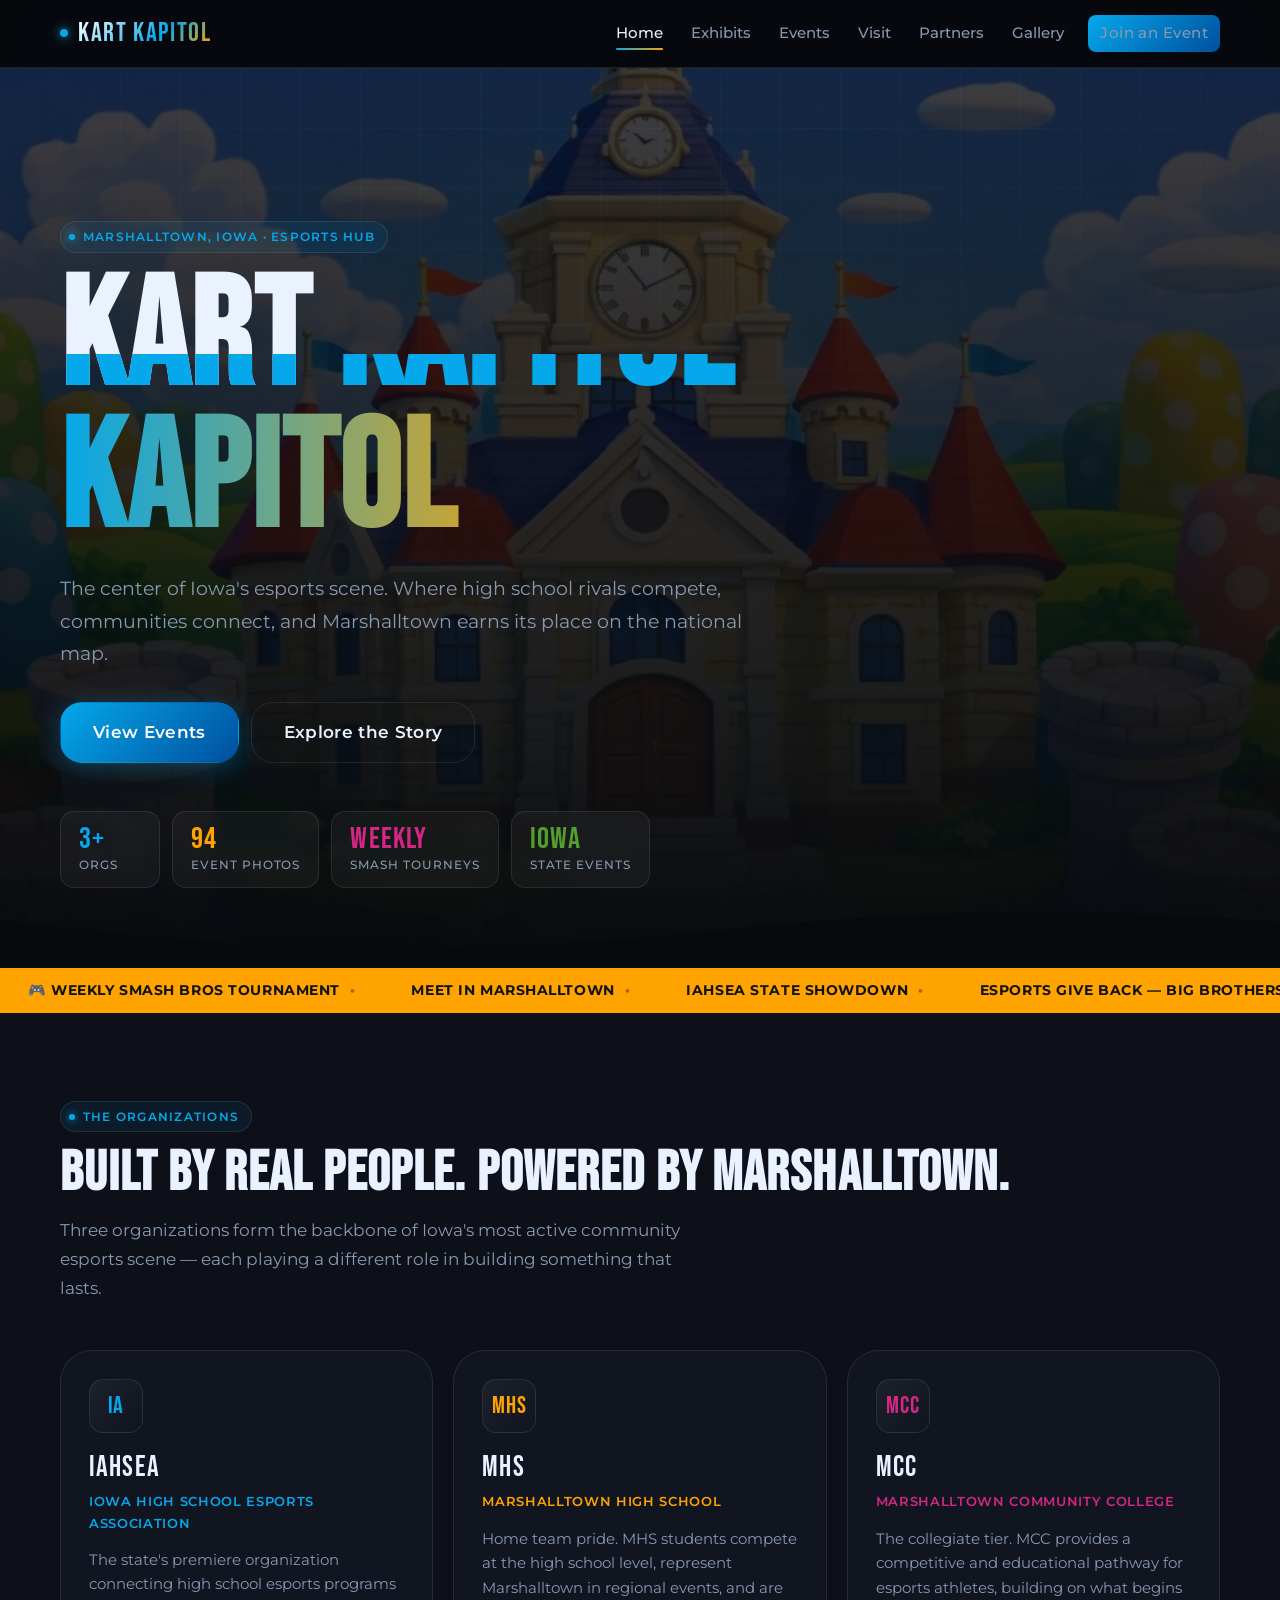
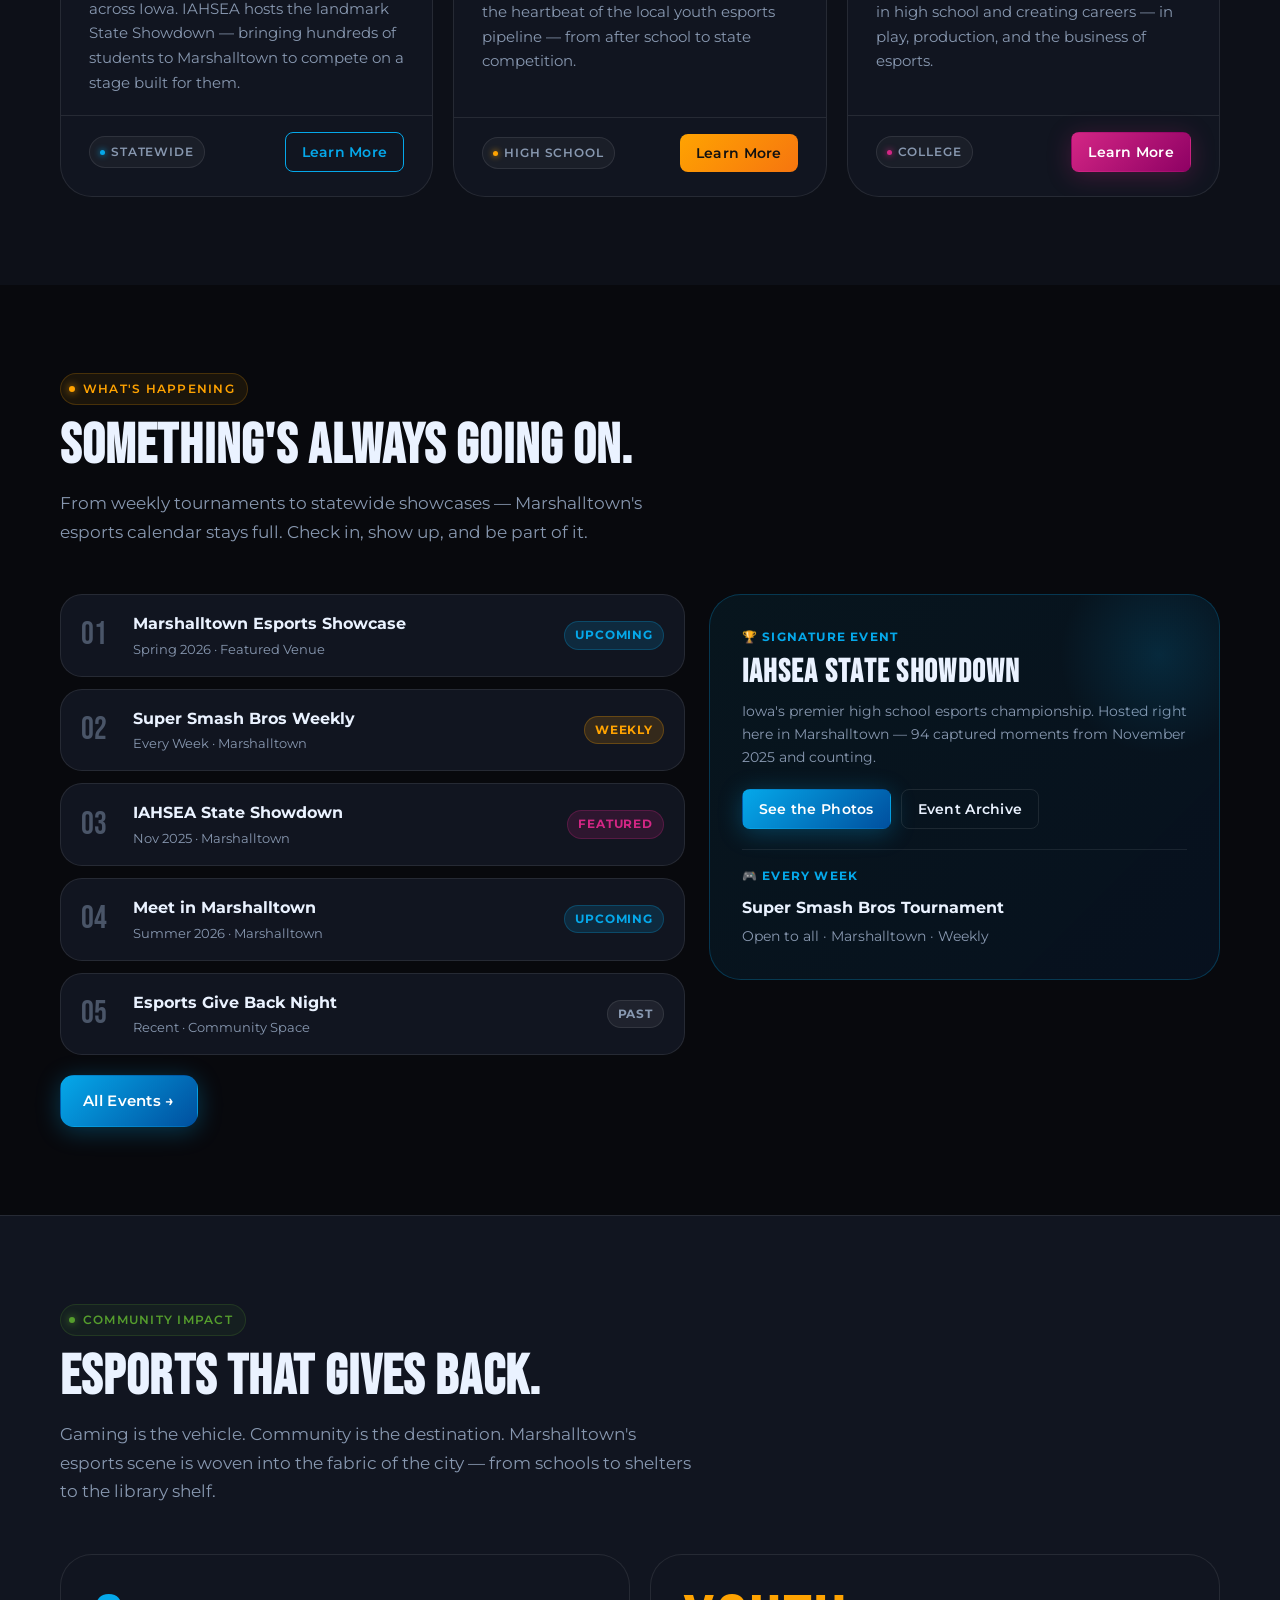
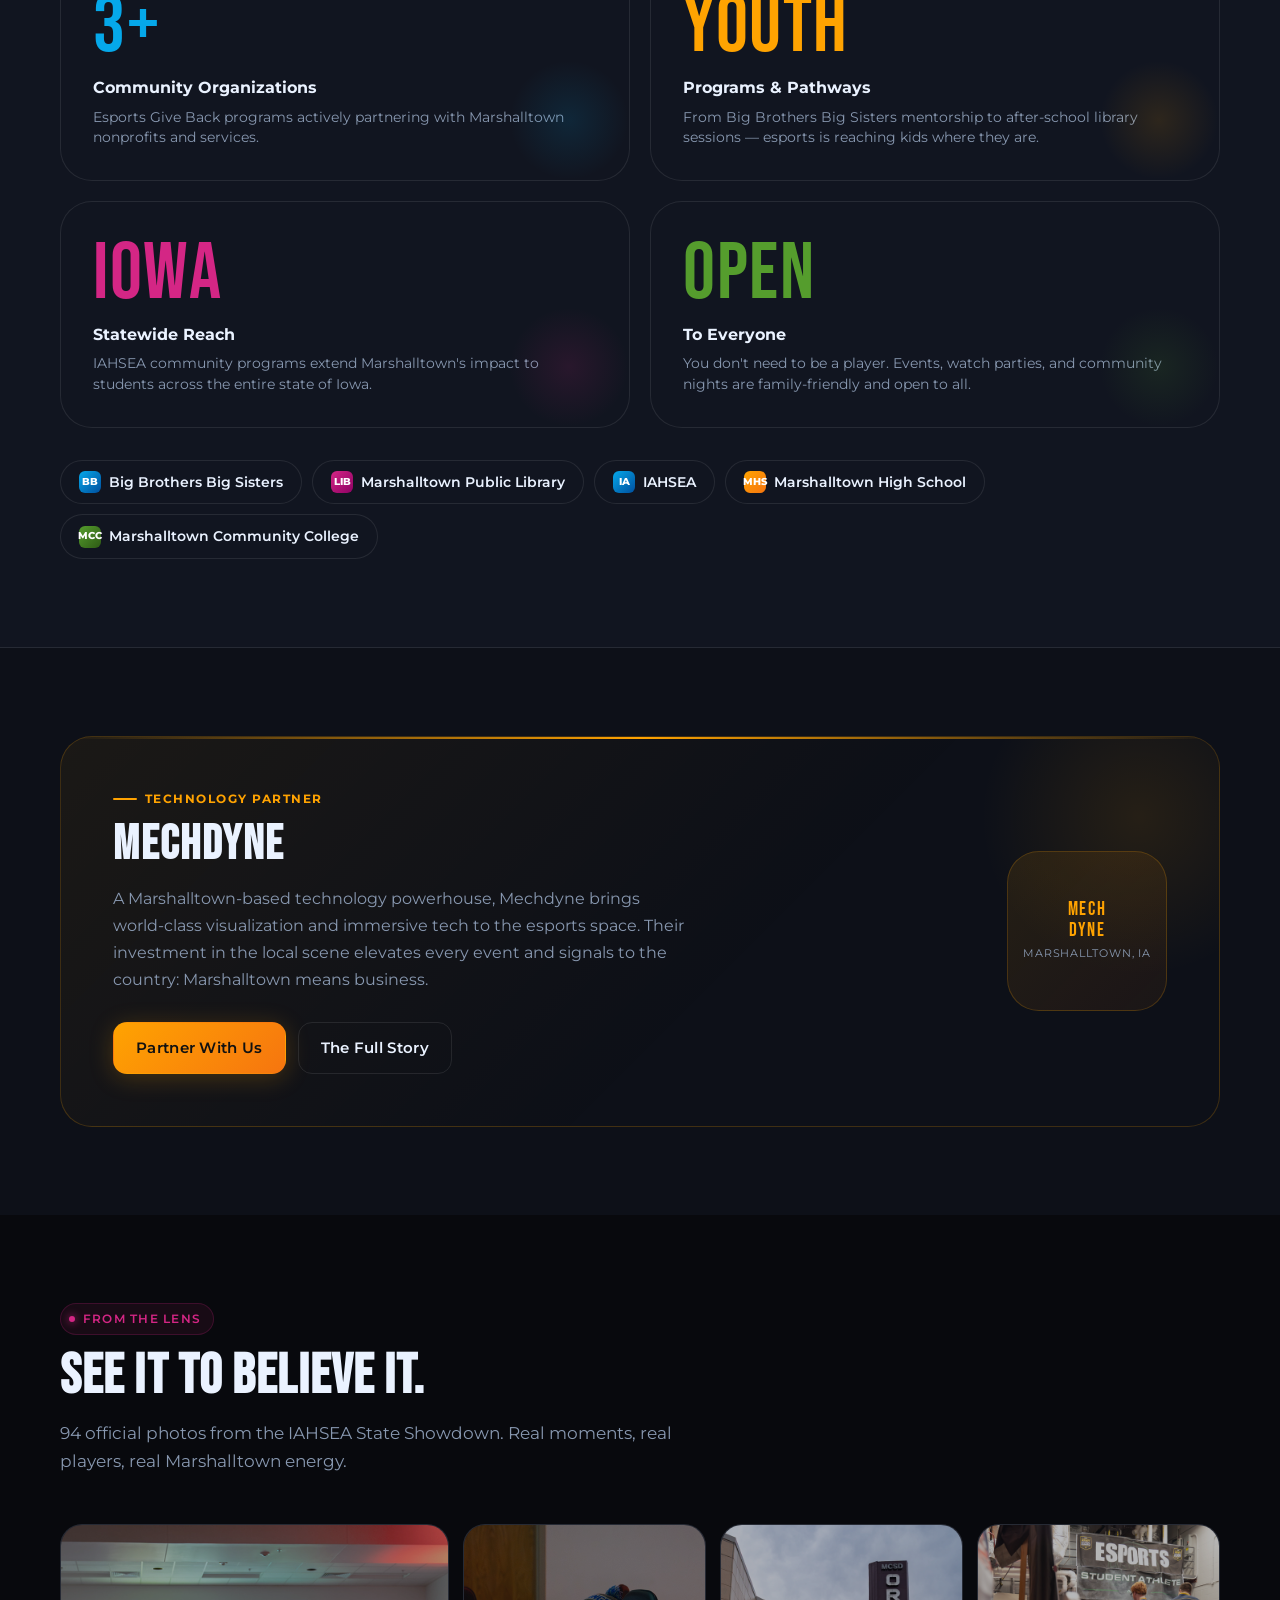
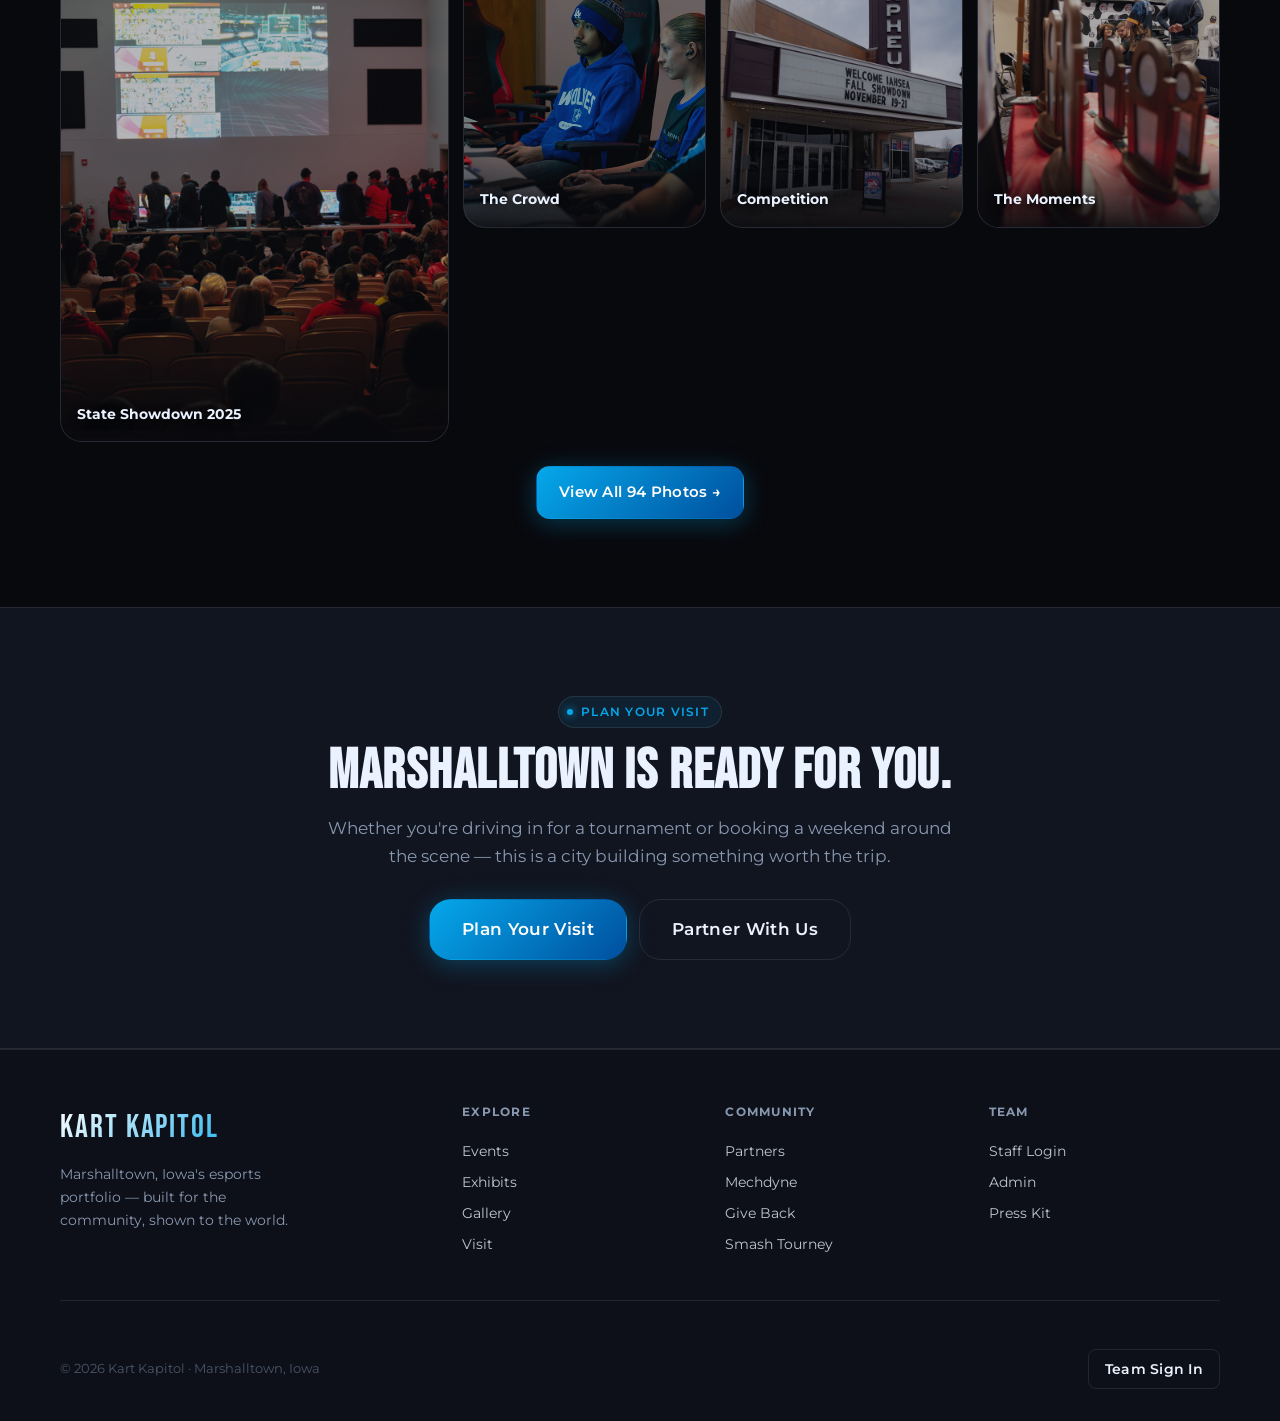
<file: index.html>
<!doctype html>
<html lang="en">
<head>
  <meta charset="utf-8" />
  <meta name="viewport" content="width=device-width,initial-scale=1" />
  <title>Kart Kapitol — Marshalltown Esports</title>
  <meta name="description" content="The center of Iowa esports. Marshalltown's competitive gaming community — tournaments, orgs, events, and the people who make it real." />
  <link rel="icon" href="favicon.svg" type="image/svg+xml" />
  <link rel="preconnect" href="https://fonts.googleapis.com" />
  <link rel="preconnect" href="https://fonts.gstatic.com" crossorigin />
  <link rel="stylesheet" href="styles.css" />
</head>

<body data-page="home">
  <div id="pageTransition" class="page-transition" aria-hidden="true"></div>
  <a class="skip-link" href="#main">Skip to content</a>

  <!-- ═══════════════ HEADER ═══════════════ -->
  <header class="site-header">
    <div class="container header-inner">
      <a href="index.html" class="brand" aria-label="Kart Kapitol home">
        <div class="brand-dot" aria-hidden="true"></div>
        <span class="brand-wordmark">Kart Kapitol</span>
      </a>

      <nav class="nav" aria-label="Primary">
        <a href="index.html" class="is-active">Home</a>
        <a href="exhibits.html">Exhibits</a>
        <a href="events.html">Events</a>
        <a href="visit.html">Visit</a>
        <a href="partners.html">Partners</a>
        <a href="gallery.html">Gallery</a>
        <a href="events.html" class="nav-cta">Join an Event</a>
      </nav>

      <button class="nav-toggle" aria-label="Open menu" aria-controls="mobileNav" aria-expanded="false">
        <span class="burger" aria-hidden="true"></span>
        <span class="sr-only">Menu</span>
      </button>
    </div>

    <div id="mobileNav" class="mobile-nav" hidden>
      <div class="container mobile-nav-inner">
        <a href="index.html" class="mobile-link is-active">Home</a>
        <a href="exhibits.html" class="mobile-link">Exhibits</a>
        <a href="events.html" class="mobile-link">Events</a>
        <a href="visit.html" class="mobile-link">Visit</a>
        <a href="partners.html" class="mobile-link">Partners</a>
        <a href="gallery.html" class="mobile-link">Gallery</a>
      </div>
    </div>
  </header>

  <main id="main">

    <!-- ═══════════════ HERO ═══════════════ -->
    <section class="hero hero-home" aria-label="Hero">
      <div class="grid-bg" aria-hidden="true"></div>
      <div class="hero-media" aria-hidden="true">
        <img src="assets/kapitol.jpeg" alt="" />
      </div>
      <div class="kart-streak" aria-hidden="true"></div>

      <div class="container hero-content">
        <!-- eyebrow-label is the editable text; eyebrow-dot stays untouched -->
        <div class="eyebrow">
          <span class="eyebrow-dot" aria-hidden="true"></span>
          <span id="home-eyebrow-label">Marshalltown, Iowa · Esports Hub</span>
        </div>

        <h1 class="hero-title glitch" data-text="KART KAPITOL">
          <span class="line-1" id="home-hero-line1">KART</span>
          <span class="line-2" id="home-hero-line2">KAPITOL</span>
        </h1>

        <p class="hero-lead" id="home-lead">
          The center of Iowa's esports scene. Where high school rivals compete, communities connect, and Marshalltown earns its place on the national map.
        </p>

        <div class="hero-actions">
          <a class="btn primary lg" href="events.html" id="home-primary-cta">View Events</a>
          <a class="btn ghost lg" href="exhibits.html" id="home-secondary-cta">Explore the Story</a>
        </div>

        <div class="hero-stats" role="list" aria-label="Quick stats">
          <div class="stat-badge" role="listitem">
            <span class="stat-num">3+</span>
            <span class="stat-label">Orgs</span>
          </div>
          <div class="stat-badge" role="listitem">
            <span class="stat-num">94</span>
            <span class="stat-label">Event Photos</span>
          </div>
          <div class="stat-badge" role="listitem">
            <span class="stat-num">Weekly</span>
            <span class="stat-label">Smash Tourneys</span>
          </div>
          <div class="stat-badge" role="listitem">
            <span class="stat-num">Iowa</span>
            <span class="stat-label">State Events</span>
          </div>
        </div>
      </div>

      <svg class="hero-cut" viewBox="0 0 1440 80" preserveAspectRatio="none" aria-hidden="true">
        <path d="M0,80 L0,30 Q360,80 720,40 Q1080,0 1440,50 L1440,80 Z"/>
      </svg>
    </section>

    <!-- ═══════════════ TICKER ═══════════════ -->
    <div class="ticker-strip" aria-label="Live event ticker" role="marquee" aria-live="off">
      <!-- Rendered by app.js from content.json → ticker.items -->
      <div class="ticker-track" aria-hidden="true"></div>
    </div>

    <!-- ═══════════════ ORGANIZATIONS ═══════════════ -->
    <section class="section dark" aria-labelledby="orgs-heading">
      <div class="container">
        <div class="section-head reveal">
          <div class="eyebrow"><span class="eyebrow-dot" aria-hidden="true"></span>
            <span data-content="home.orgsEyebrow">The Organizations</span>
          </div>
          <h2 class="section-title" id="orgs-heading">
            <span data-content="home.orgsTitle">Built by real people. Powered by Marshalltown.</span>
          </h2>
          <p class="section-sub" data-content="home.orgsLead">
            Three organizations form the backbone of Iowa's most active community esports scene — each playing a different role in building something that lasts.
          </p>
        </div>

        <!-- Rendered by app.js from content.json → home.orgs -->
        <div class="org-grid" id="home-orgs-grid" aria-label="Partner organizations"></div>
      </div>
    </section>

    <!-- ═══════════════ EVENTS ═══════════════ -->
    <section class="section" aria-labelledby="events-heading">
      <div class="container">
        <div class="section-head reveal">
          <div class="eyebrow gold"><span class="eyebrow-dot" aria-hidden="true"></span>
            <span data-content="home.eventsEyebrow">What's Happening</span>
          </div>
          <h2 class="section-title" id="events-heading">
            <span data-content="home.eventsTitle">Something's always going on.</span>
          </h2>
          <p class="section-sub" data-content="home.eventsLead">
            From weekly tournaments to statewide showcases — Marshalltown's esports calendar stays full.
          </p>
        </div>

        <div class="events-split">
          <!-- Event rows rendered by app.js (from localStorage demo events or defaults) -->
          <div>
            <div class="events-stack" id="eventsList" aria-live="polite"></div>
            <div style="margin-top:20px;">
              <a class="btn primary" href="events.html">All Events →</a>
            </div>
          </div>

          <div class="event-feature-card reveal">
            <div class="event-feature-label" id="featured-event-label">🏆 Signature Event</div>
            <h3 class="event-feature-title" id="featured-event-title">IAHSEA State Showdown</h3>
            <p class="event-feature-sub" id="featured-event-desc">
              Iowa's premier high school esports championship. Hosted right here in Marshalltown — 94 captured moments from November 2025 and counting.
            </p>
            <div style="display:flex;gap:10px;flex-wrap:wrap;">
              <a class="btn primary sm" href="gallery.html">See the Photos</a>
              <a class="btn ghost sm" href="events.html">Event Archive</a>
            </div>
            <div style="margin-top:20px;padding-top:16px;border-top:1px solid rgba(255,255,255,.08);">
              <div class="event-feature-label" id="weekly-event-label">🎮 Every Week</div>
              <div style="font-weight:700;margin-bottom:4px;" id="weekly-event-title">Super Smash Bros Tournament</div>
              <div style="font-size:.86rem;color:var(--muted);" id="weekly-event-meta">Open to all · Marshalltown · Weekly</div>
            </div>
          </div>
        </div>
      </div>
    </section>

    <!-- ═══════════════ GIVE BACK ═══════════════ -->
    <section class="section surface" aria-labelledby="giveback-heading">
      <div class="container">
        <div class="section-head reveal">
          <div class="eyebrow lime"><span class="eyebrow-dot" aria-hidden="true"></span>
            <span data-content="home.givebackEyebrow">Community Impact</span>
          </div>
          <h2 class="section-title" id="giveback-heading">
            <span data-content="home.givebackTitle">Esports that gives back.</span>
          </h2>
          <p class="section-sub" data-content="home.givebackLead">
            Gaming is the vehicle. Community is the destination.
          </p>
        </div>

        <!-- Rendered by app.js from content.json → home.givebackStats -->
        <div class="giveback-grid reveal" id="home-giveback-grid" aria-label="Community impact stats"></div>

        <!-- Rendered by app.js from content.json → home.communityPartners -->
        <div class="partner-row reveal" id="home-partner-row" aria-label="Community partners"></div>
      </div>
    </section>

    <!-- ═══════════════ MECHDYNE ═══════════════ -->
    <section class="section dark" aria-labelledby="mechdyne-heading">
      <div class="container">
        <div class="mechdyne-block reveal">
          <div>
            <div class="mechdyne-eyebrow" data-content="home.mechdyneEyebrow">Technology Partner</div>
            <h2 class="mechdyne-title" id="mechdyne-heading" data-content="home.mechdyneTitle">Mechdyne</h2>
            <p class="mechdyne-desc" id="home-mechdyne-desc">
              A Marshalltown-based technology powerhouse, Mechdyne brings world-class visualization and immersive tech to the esports space. Their investment in the local scene elevates every event and signals to the country: Marshalltown means business.
            </p>
            <div style="display:flex;gap:12px;flex-wrap:wrap;">
              <a class="btn secondary" href="partners.html">Partner With Us</a>
              <a class="btn ghost" href="exhibits.html">The Full Story</a>
            </div>
          </div>
          <div class="mechdyne-badge" aria-hidden="true">
            <span class="badge-text">MECH<br>DYNE</span>
            <span class="badge-sub">Marshalltown, IA</span>
          </div>
        </div>
      </div>
    </section>

    <!-- ═══════════════ GALLERY ═══════════════ -->
    <section class="section" aria-labelledby="gallery-heading">
      <div class="container">
        <div class="section-head reveal">
          <div class="eyebrow pink"><span class="eyebrow-dot" aria-hidden="true"></span>
            <span data-content="home.galleryEyebrow">From the Lens</span>
          </div>
          <h2 class="section-title" id="gallery-heading">
            <span data-content="home.galleryTitle">See it to believe it.</span>
          </h2>
          <p class="section-sub" data-content="home.galleryLead">
            94 official photos from the IAHSEA State Showdown. Real moments, real players, real Marshalltown energy.
          </p>
        </div>

        <!-- Rendered by app.js from content.json → home.galleryPhotos -->
        <div class="gallery-strip reveal" id="home-gallery-strip" role="list" aria-label="Photo highlights">
          <!-- Fallback shown until JS loads -->
          <div class="gallery-panel wide" role="listitem">
            <img src="Esports/Esports November 2025-photos from Altar Media/MtownChamber_Esports-1.jpg" alt="State Showdown 2025" loading="lazy" />
            <div class="gallery-label">State Showdown 2025</div>
          </div>
          <div class="gallery-panel" role="listitem">
            <img src="Esports/Esports November 2025-photos from Altar Media/MtownChamber_Esports-18.jpg" alt="The Crowd" loading="lazy" />
            <div class="gallery-label">The Crowd</div>
          </div>
          <div class="gallery-panel" role="listitem">
            <img src="Esports/Esports November 2025-photos from Altar Media/MtownChamber_Esports-35.jpg" alt="Competition" loading="lazy" />
            <div class="gallery-label">Competition</div>
          </div>
          <div class="gallery-panel" role="listitem">
            <img src="Esports/Esports November 2025-photos from Altar Media/MtownChamber_Esports-55.jpg" alt="The Moments" loading="lazy" />
            <div class="gallery-label">The Moments</div>
          </div>
        </div>

        <div style="margin-top:24px;text-align:center;">
          <a class="btn primary" href="gallery.html">View All 94 Photos →</a>
        </div>
      </div>
    </section>

    <!-- ═══════════════ VISIT CTA ═══════════════ -->
    <section class="section surface" aria-labelledby="visit-cta-heading">
      <div class="container" style="text-align:center;max-width:700px;">
        <div class="eyebrow" style="justify-content:center;margin-inline:auto;">
          <span class="eyebrow-dot" aria-hidden="true"></span>Plan Your Visit
        </div>
        <h2 class="section-title reveal" id="home-visit-cta-title">
          Marshalltown is <span class="accent-sky">ready for you.</span>
        </h2>
        <p class="section-sub reveal" id="home-visit-cta-lead" style="margin-inline:auto;text-align:center;">
          Whether you're driving in for a tournament or booking a weekend around the scene — this is a city building something worth the trip.
        </p>
        <div style="display:flex;gap:12px;justify-content:center;flex-wrap:wrap;margin-top:28px;" class="reveal">
          <a class="btn primary lg" href="visit.html">Plan Your Visit</a>
          <a class="btn ghost lg" href="partners.html">Partner With Us</a>
        </div>
      </div>
    </section>

  </main>

  <!-- ═══════════════ FOOTER ═══════════════ -->
  <footer class="site-footer">
    <div class="container">
      <div class="footer-top">
        <div class="footer-brand-col">
          <div class="footer-wordmark">Kart Kapitol</div>
          <p class="footer-tagline">Marshalltown, Iowa's esports portfolio — built for the community, shown to the world.</p>
        </div>
        <div class="footer-col">
          <h4>Explore</h4>
          <a href="events.html">Events</a>
          <a href="exhibits.html">Exhibits</a>
          <a href="gallery.html">Gallery</a>
          <a href="visit.html">Visit</a>
        </div>
        <div class="footer-col">
          <h4>Community</h4>
          <a href="partners.html">Partners</a>
          <a href="partners.html">Mechdyne</a>
          <a href="exhibits.html">Give Back</a>
          <a href="events.html">Smash Tourney</a>
        </div>
        <div class="footer-col">
          <h4>Team</h4>
          <a href="login.html">Staff Login</a>
          <a href="admin.html">Admin</a>
          <a href="partners.html">Press Kit</a>
        </div>
      </div>
      <div class="footer-bottom">
        <p class="footer-copy">© <span id="year"></span> Kart Kapitol · Marshalltown, Iowa</p>
        <a class="btn ghost sm" href="login.html">Team Sign In</a>
      </div>
    </div>
  </footer>

  <!-- Modal -->
  <dialog id="modal" class="modal">
    <form method="dialog" class="modal-card">
      <div class="modal-head">
        <h3 id="modalTitle">Info</h3>
        <button class="btn ghost sm" value="cancel" aria-label="Close">✕</button>
      </div>
      <div id="modalBody" class="modal-body"></div>
      <div class="modal-actions">
        <button class="btn ghost sm" value="cancel">Close</button>
      </div>
    </form>
  </dialog>

  <script src="app.js"></script>
</body>
</html>
</file>
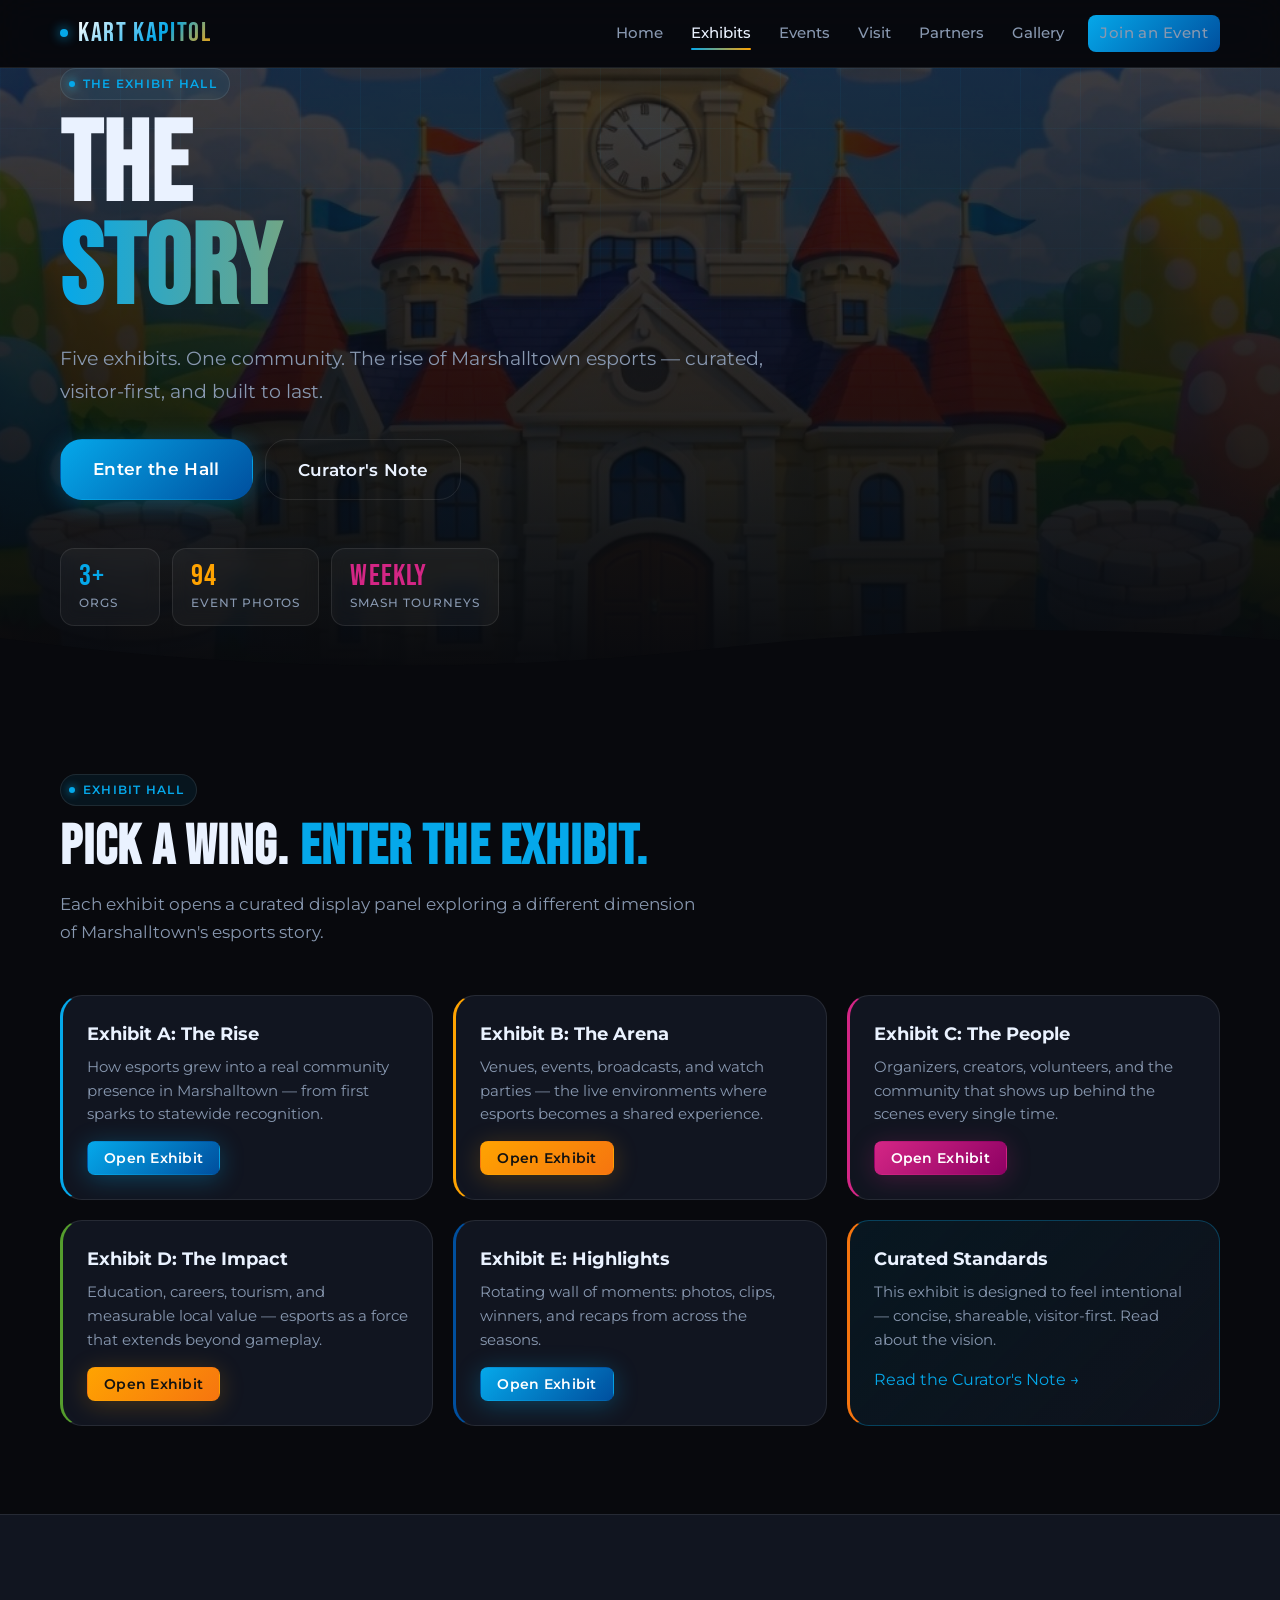
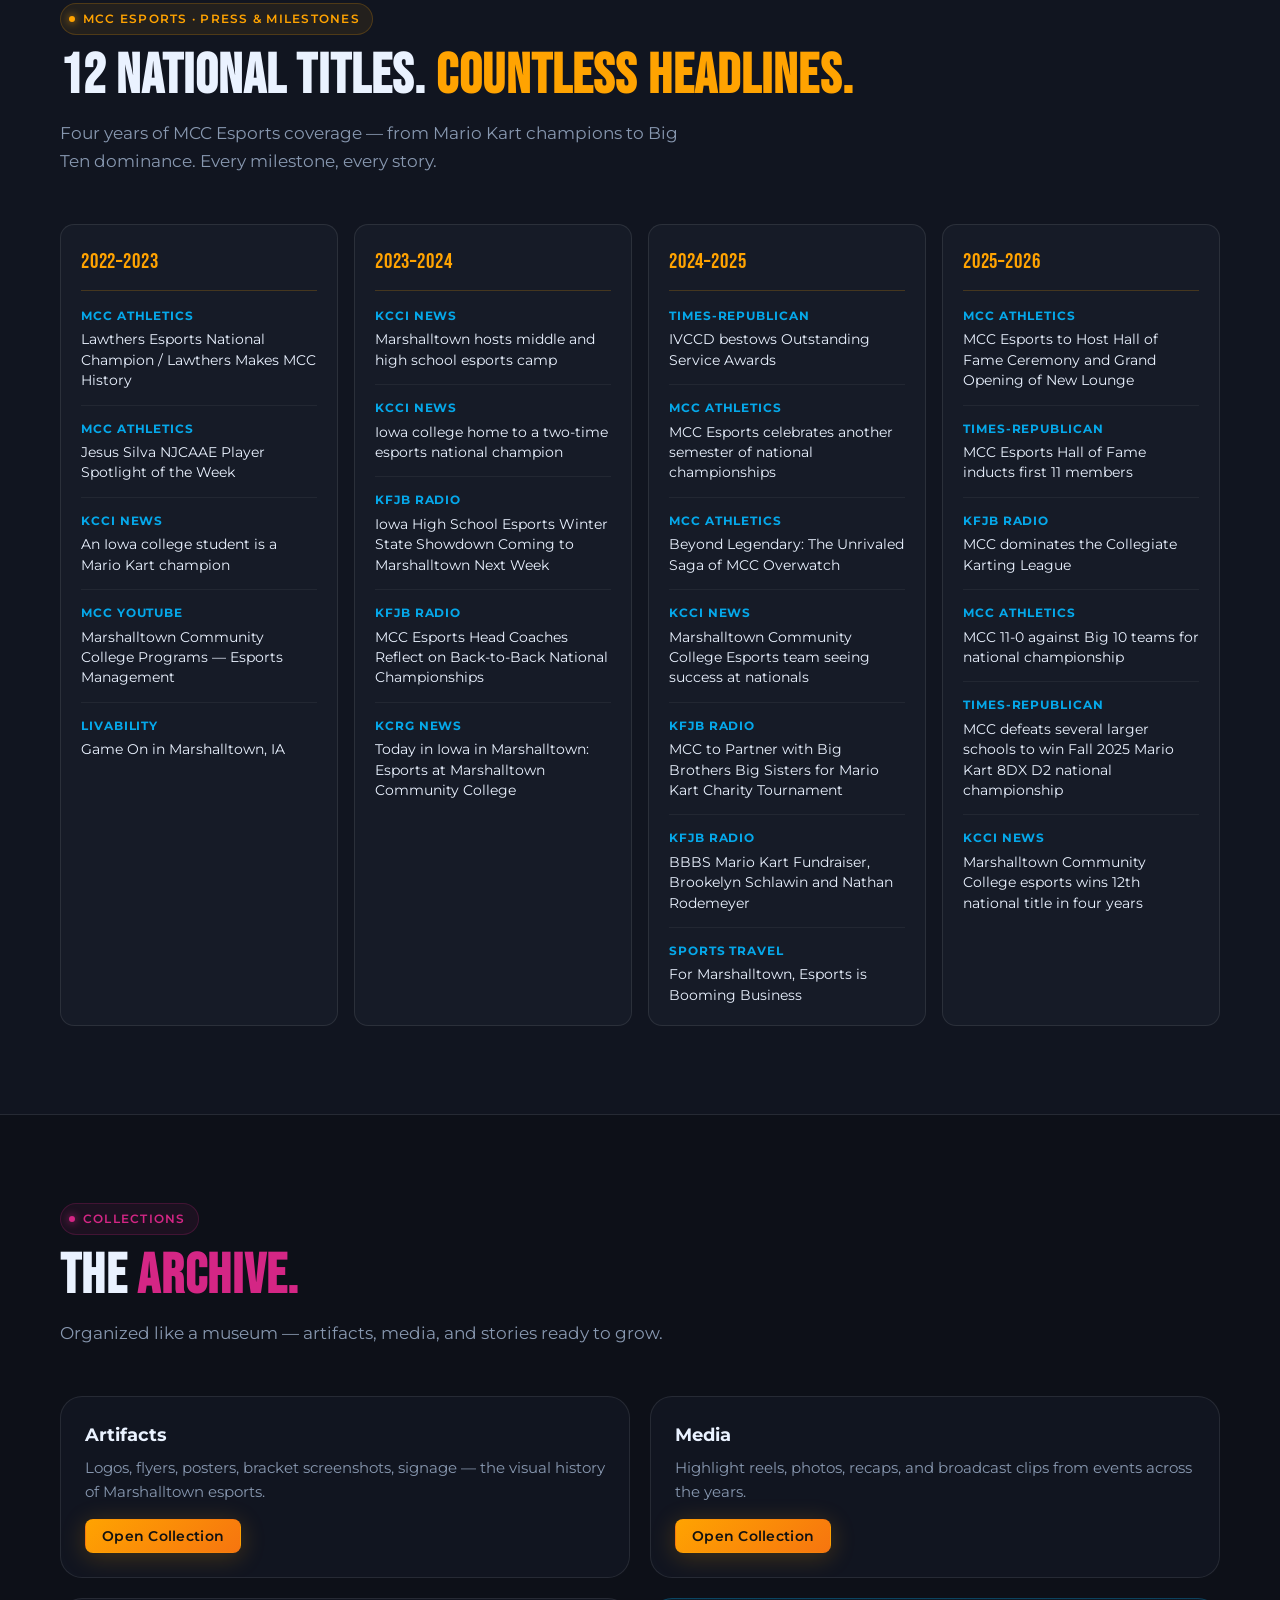
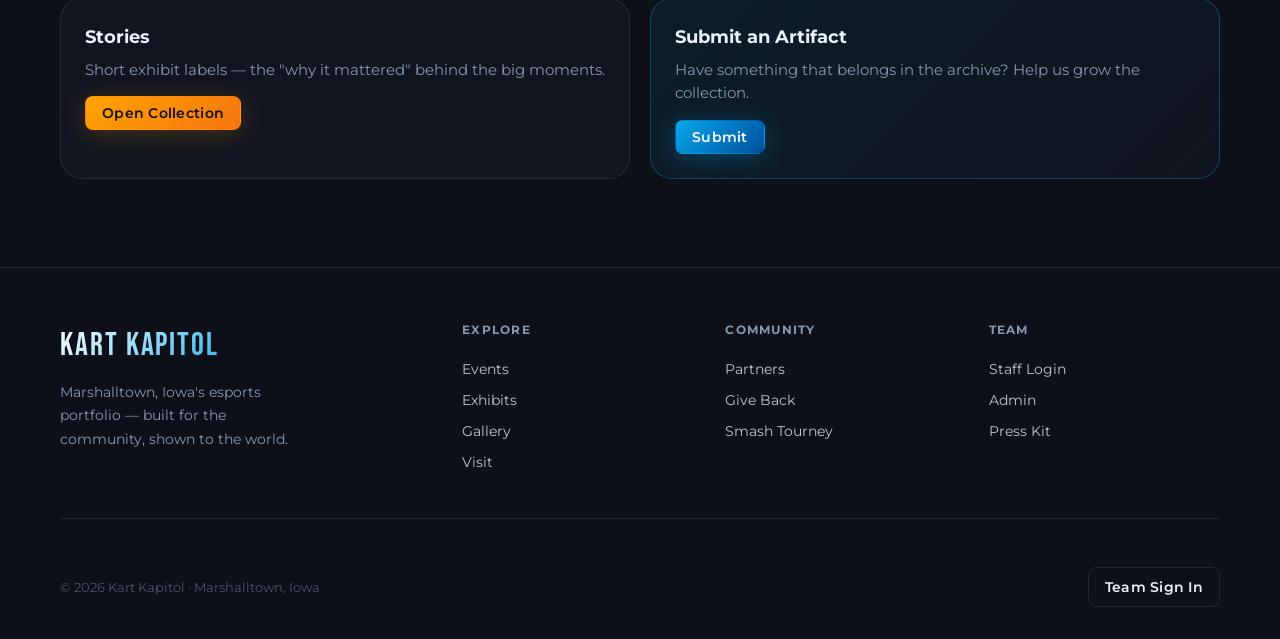
<file: exhibits.html>
<!doctype html>
<html lang="en">
<head>
  <meta charset="utf-8" />
  <meta name="viewport" content="width=device-width,initial-scale=1" />
  <title>Kart Kapitol — Exhibits</title>
  <link rel="icon" href="favicon.svg" type="image/svg+xml" />
  <link rel="preconnect" href="https://fonts.googleapis.com" />
  <link rel="preconnect" href="https://fonts.gstatic.com" crossorigin />
  <link rel="stylesheet" href="styles.css" />
</head>

<body data-page="exhibits">
  <div id="pageTransition" class="page-transition" aria-hidden="true"></div>
  <a class="skip-link" href="#main">Skip to content</a>

  <header class="site-header">
    <div class="container header-inner">
      <a href="index.html" class="brand" aria-label="Kart Kapitol home">
        <div class="brand-dot" aria-hidden="true"></div>
        <span class="brand-wordmark">Kart Kapitol</span>
      </a>
      <nav class="nav" aria-label="Primary">
        <a href="index.html">Home</a>
        <a href="exhibits.html" class="is-active">Exhibits</a>
        <a href="events.html">Events</a>
        <a href="visit.html">Visit</a>
        <a href="partners.html">Partners</a>
        <a href="gallery.html">Gallery</a>
        <a href="events.html" class="nav-cta">Join an Event</a>
      </nav>
      <button class="nav-toggle" aria-label="Open menu" aria-controls="mobileNav" aria-expanded="false">
        <span class="burger" aria-hidden="true"></span>
        <span class="sr-only">Menu</span>
      </button>
    </div>
    <div id="mobileNav" class="mobile-nav" hidden>
      <div class="container mobile-nav-inner">
        <a href="index.html" class="mobile-link">Home</a>
        <a href="exhibits.html" class="mobile-link is-active">Exhibits</a>
        <a href="events.html" class="mobile-link">Events</a>
        <a href="visit.html" class="mobile-link">Visit</a>
        <a href="partners.html" class="mobile-link">Partners</a>
        <a href="gallery.html" class="mobile-link">Gallery</a>
      </div>
    </div>
  </header>

  <main id="main">
    <!-- Hero -->
    <section class="hero" style="min-height:60vh;padding-bottom:60px;">
      <div class="grid-bg" aria-hidden="true"></div>
      <div class="hero-media" aria-hidden="true">
        <img src="assets/kapitol.jpeg" alt="" />
      </div>
      <div class="kart-streak" aria-hidden="true"></div>
      <div class="container hero-content">
        <div class="eyebrow"><span class="eyebrow-dot" aria-hidden="true"></span>The Exhibit Hall</div>
        <h1 class="hero-title" style="font-size:clamp(3rem,9vw,7rem);" id="page-title">
          <span class="line-1">THE</span>
          <span class="line-2">STORY</span>
        </h1>
        <p class="hero-lead" id="page-lead">
          Five exhibits. One community. The rise of Marshalltown esports — curated, visitor-first, and built to last.
        </p>
        <div class="hero-actions">
          <a class="btn primary lg" href="#hall">Enter the Hall</a>
          <button class="btn ghost lg" data-open-modal="curator">Curator's Note</button>
        </div>
        <div class="hero-stats">
          <div class="stat-badge"><span class="stat-num">5</span><span class="stat-label">Exhibits</span></div>
          <div class="stat-badge"><span class="stat-num">6</span><span class="stat-label">Milestones</span></div>
          <div class="stat-badge"><span class="stat-num">3</span><span class="stat-label">Collections</span></div>
        </div>
      </div>
      <svg class="hero-cut" viewBox="0 0 1440 80" preserveAspectRatio="none" aria-hidden="true">
        <path d="M0,80 L0,30 Q360,80 720,40 Q1080,0 1440,50 L1440,80 Z"/>
      </svg>
    </section>

    <!-- Exhibit Hall -->
    <section id="hall" class="section" aria-labelledby="hall-heading">
      <div class="container">
        <div class="section-head reveal">
          <div class="eyebrow"><span class="eyebrow-dot" aria-hidden="true"></span>Exhibit Hall</div>
          <h2 class="section-title" id="hall-heading">Pick a wing. <span class="accent-sky">Enter the exhibit.</span></h2>
          <p class="section-sub">Each exhibit opens a curated display panel exploring a different dimension of Marshalltown's esports story.</p>
        </div>
        <div class="grid cards">
          <article class="card reveal reveal-delay-1">
            <h3>Exhibit A: The Rise</h3>
            <p>How esports grew into a real community presence in Marshalltown — from first sparks to statewide recognition.</p>
            <button class="btn primary sm" data-open-modal="exhibitRise">Open Exhibit</button>
          </article>
          <article class="card reveal reveal-delay-2">
            <h3>Exhibit B: The Arena</h3>
            <p>Venues, events, broadcasts, and watch parties — the live environments where esports becomes a shared experience.</p>
            <button class="btn secondary sm" data-open-modal="exhibitArena">Open Exhibit</button>
          </article>
          <article class="card reveal reveal-delay-3">
            <h3>Exhibit C: The People</h3>
            <p>Organizers, creators, volunteers, and the community that shows up behind the scenes every single time.</p>
            <button class="btn pink sm" data-open-modal="exhibitPeople">Open Exhibit</button>
          </article>
          <article class="card reveal reveal-delay-1">
            <h3>Exhibit D: The Impact</h3>
            <p>Education, careers, tourism, and measurable local value — esports as a force that extends beyond gameplay.</p>
            <button class="btn secondary sm" data-open-modal="exhibitImpact">Open Exhibit</button>
          </article>
          <article class="card reveal reveal-delay-2">
            <h3>Exhibit E: Highlights</h3>
            <p>Rotating wall of moments: photos, clips, winners, and recaps from across the seasons.</p>
            <button class="btn primary sm" data-open-modal="exhibitHighlights">Open Exhibit</button>
          </article>
          <article class="card accent reveal reveal-delay-3">
            <h3>Curated Standards</h3>
            <p>This exhibit is designed to feel intentional — concise, shareable, visitor-first. Read about the vision.</p>
            <button class="btn-inline" data-open-modal="curator">Read the Curator's Note →</button>
          </article>
        </div>
      </div>
    </section>

    <!-- MCC Press & Milestones Timeline -->
    <section class="section surface" aria-labelledby="mcc-timeline-heading">
      <div class="container">
        <div class="section-head reveal">
          <div class="eyebrow gold"><span class="eyebrow-dot" aria-hidden="true"></span>MCC Esports · Press &amp; Milestones</div>
          <h2 class="section-title" id="mcc-timeline-heading">12 national titles. <span class="accent-gold">Countless headlines.</span></h2>
          <p class="section-sub">Four years of MCC Esports coverage — from Mario Kart champions to Big Ten dominance. Every milestone, every story.</p>
        </div>
        <div id="mcc-timeline" class="mcc-timeline reveal"></div>
      </div>
    </section>

    <!-- Collections -->
    <section class="section dark" aria-labelledby="collections-heading">
      <div class="container">
        <div class="section-head reveal">
          <div class="eyebrow pink"><span class="eyebrow-dot" aria-hidden="true"></span>Collections</div>
          <h2 class="section-title" id="collections-heading">The <span class="accent-pink">archive.</span></h2>
          <p class="section-sub">Organized like a museum — artifacts, media, and stories ready to grow.</p>
        </div>
        <div class="grid two">
          <div class="card reveal reveal-delay-1">
            <h3>Artifacts</h3>
            <p>Logos, flyers, posters, bracket screenshots, signage — the visual history of Marshalltown esports.</p>
            <button class="btn secondary sm" data-open-modal="collectionArtifacts">Open Collection</button>
          </div>
          <div class="card reveal reveal-delay-2">
            <h3>Media</h3>
            <p>Highlight reels, photos, recaps, and broadcast clips from events across the years.</p>
            <button class="btn secondary sm" data-open-modal="collectionMedia">Open Collection</button>
          </div>
          <div class="card reveal reveal-delay-1">
            <h3>Stories</h3>
            <p>Short exhibit labels — the "why it mattered" behind the big moments.</p>
            <button class="btn secondary sm" data-open-modal="collectionStories">Open Collection</button>
          </div>
          <div class="card accent reveal reveal-delay-2">
            <h3>Submit an Artifact</h3>
            <p>Have something that belongs in the archive? Help us grow the collection.</p>
            <button class="btn primary sm" data-open-modal="submit">Submit</button>
          </div>
        </div>
      </div>
    </section>
  </main>

  <footer class="site-footer">
    <div class="container">
      <div class="footer-top">
        <div class="footer-brand-col">
          <div class="footer-wordmark">Kart Kapitol</div>
          <p class="footer-tagline">Marshalltown, Iowa's esports portfolio — built for the community, shown to the world.</p>
        </div>
        <div class="footer-col">
          <h4>Explore</h4>
          <a href="events.html">Events</a>
          <a href="exhibits.html">Exhibits</a>
          <a href="gallery.html">Gallery</a>
          <a href="visit.html">Visit</a>
        </div>
        <div class="footer-col">
          <h4>Community</h4>
          <a href="partners.html">Partners</a>
          <a href="exhibits.html">Give Back</a>
          <a href="events.html">Smash Tourney</a>
        </div>
        <div class="footer-col">
          <h4>Team</h4>
          <a href="login.html">Staff Login</a>
          <a href="admin.html">Admin</a>
          <a href="partners.html">Press Kit</a>
        </div>
      </div>
      <div class="footer-bottom">
        <p class="footer-copy">© <span id="year"></span> Kart Kapitol · Marshalltown, Iowa</p>
        <a class="btn ghost sm" href="login.html">Team Sign In</a>
      </div>
    </div>
  </footer>

  <dialog id="modal" class="modal">
    <form method="dialog" class="modal-card">
      <div class="modal-head">
        <h3 id="modalTitle">Info</h3>
        <button class="btn ghost sm" value="cancel" aria-label="Close">✕</button>
      </div>
      <div id="modalBody" class="modal-body"></div>
      <div class="modal-actions">
        <button class="btn ghost sm" value="cancel">Close</button>
      </div>
    </form>
  </dialog>

  <script src="app.js"></script>
</body>
</html>
</file>
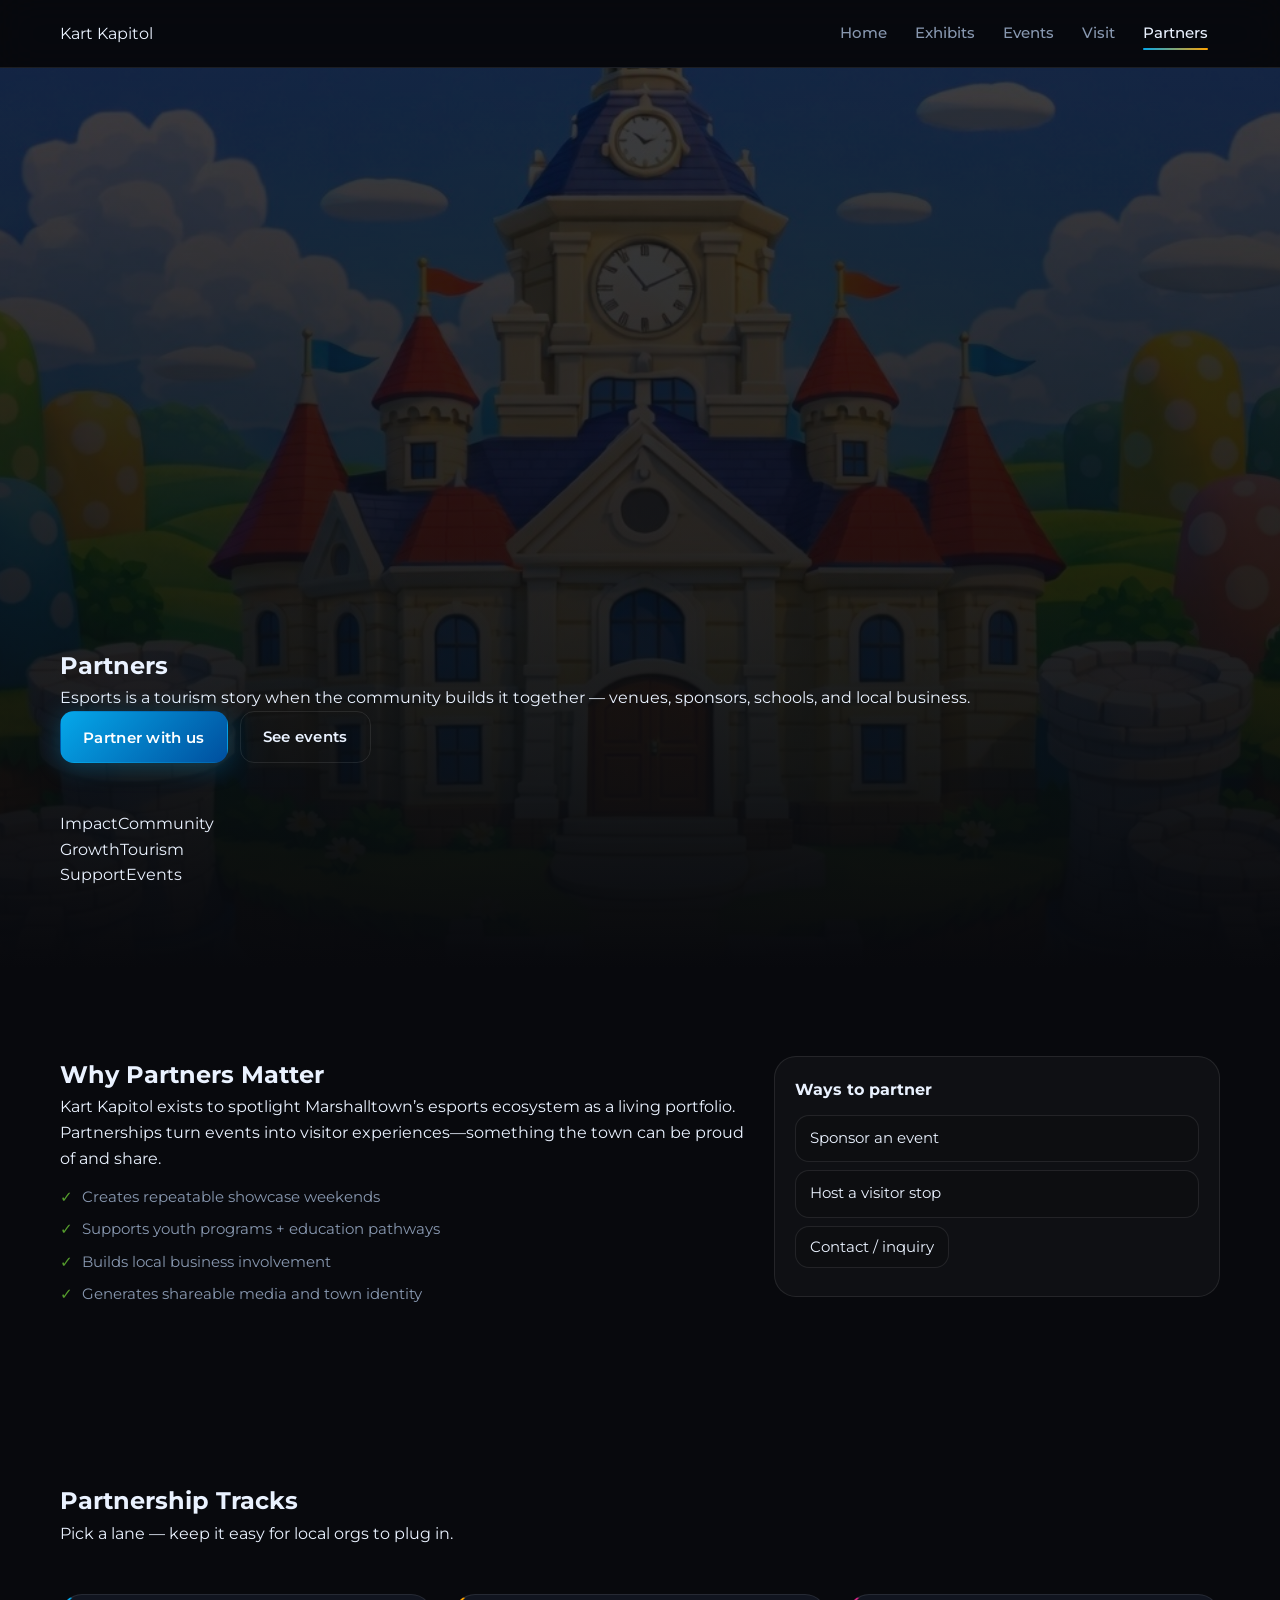
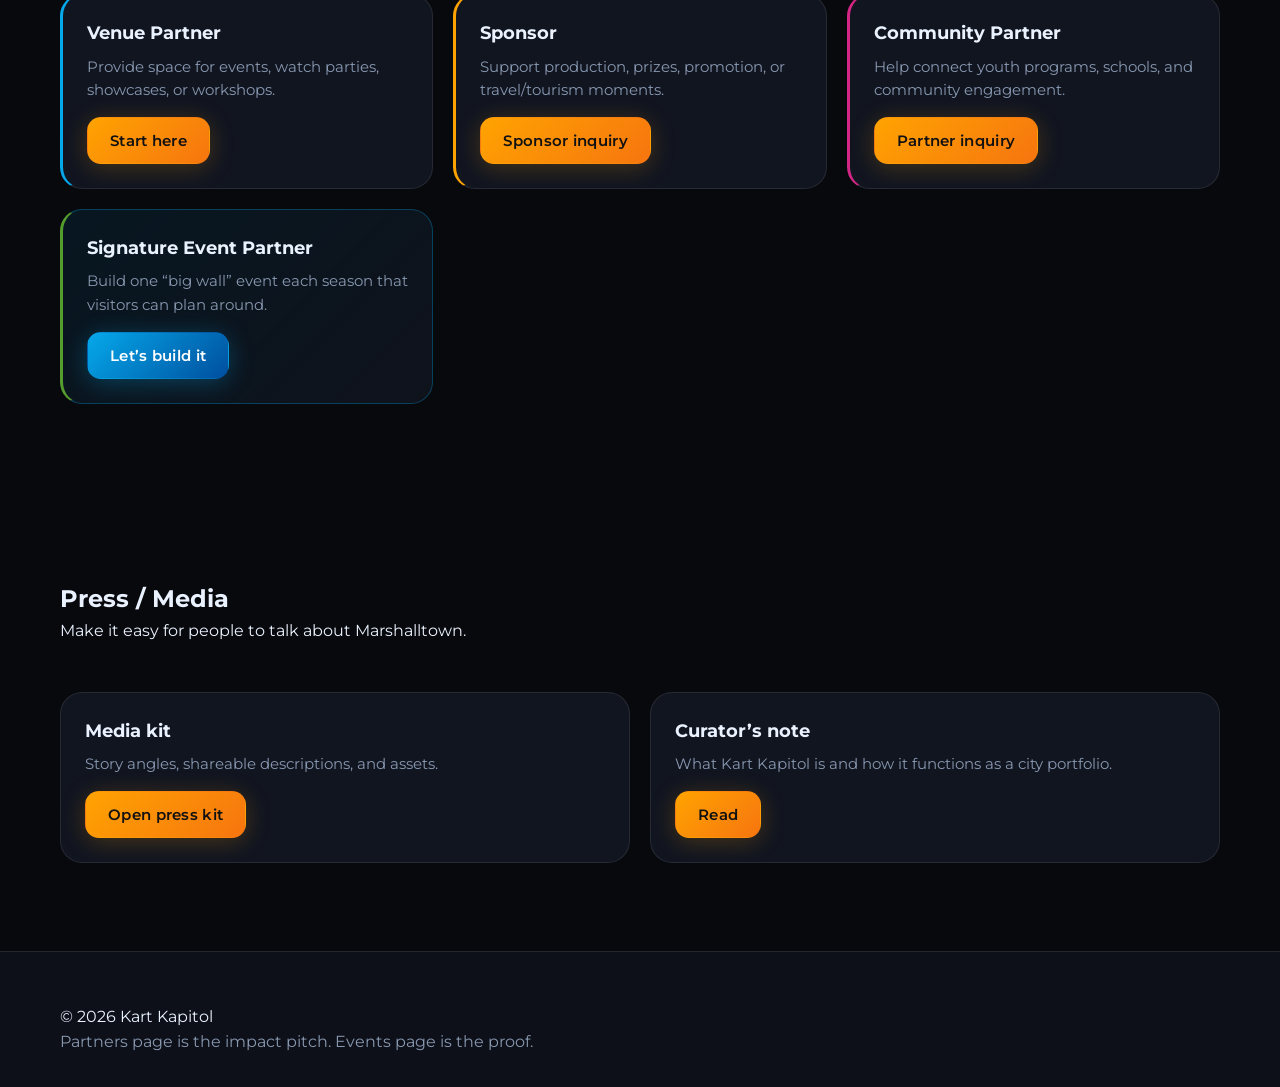
<file: Partners.html>
<!doctype html>
<html lang="en">
<head>
  <meta charset="utf-8" />
  <meta name="viewport" content="width=device-width,initial-scale=1" />
  <title>Kart Kapitol — Partners</title>
  <link rel="stylesheet" href="styles.css" />
</head>

<body>
  <div id="pageTransition" class="page-transition" aria-hidden="true"></div>
  <a class="skip-link" href="#main">Skip to content</a>

  <header class="site-header">
    <div class="container header-inner">
      <div class="brand">
        <div class="brand-text"><span class="brand-title">Kart Kapitol</span></div>
      </div>

      <nav class="nav" aria-label="Primary">
        <a href="index.html">Home</a>
        <a href="exhibits.html">Exhibits</a>
        <a href="events.html">Events</a>
        <a href="visit.html">Visit</a>
        <a href="partners.html" class="is-active">Partners</a>
      </nav>

      <button class="nav-toggle" aria-label="Open menu" aria-controls="mobileNav" aria-expanded="false">
        <span class="burger" aria-hidden="true"></span>
        <span class="sr-only">Menu</span>
      </button>
    </div>

    <div id="mobileNav" class="mobile-nav" hidden>
      <div class="container mobile-nav-inner">
        <a href="index.html" class="mobile-link">Home</a>
        <a href="exhibits.html" class="mobile-link">Exhibits</a>
        <a href="events.html" class="mobile-link">Events</a>
        <a href="visit.html" class="mobile-link">Visit</a>
        <a href="partners.html" class="mobile-link is-active">Partners</a>
      </div>
    </div>
  </header>

  <main id="main">
    <section class="hero">
      <div class="hero-media" aria-hidden="true">
        <img src="assets/kapitol.jpeg" alt="" />
      </div>
      <div class="kart-streak" aria-hidden="true"></div>

      <div class="container hero-content">
        <h1>Partners</h1>
        <p class="lead">
          Esports is a tourism story when the community builds it together — venues, sponsors, schools, and local business.
        </p>

        <div class="hero-actions">
          <button class="btn primary" data-open-modal="contact">Partner with us</button>
          <a class="btn ghost" href="events.html">See events</a>
        </div>

        <div class="hero-badges" aria-label="Partner highlights">
          <div class="badge"><span class="badge-top">Impact</span><span class="badge-bottom">Community</span></div>
          <div class="badge"><span class="badge-top">Growth</span><span class="badge-bottom">Tourism</span></div>
          <div class="badge"><span class="badge-top">Support</span><span class="badge-bottom">Events</span></div>
        </div>
      </div>
    </section>

    <section class="section">
      <div class="container split">
        <div>
          <h2>Why Partners Matter</h2>
          <p>
            Kart Kapitol exists to spotlight Marshalltown’s esports ecosystem as a living portfolio.
            Partnerships turn events into visitor experiences—something the town can be proud of and share.
          </p>

          <ul class="checklist">
            <li>Creates repeatable showcase weekends</li>
            <li>Supports youth programs + education pathways</li>
            <li>Builds local business involvement</li>
            <li>Generates shareable media and town identity</li>
          </ul>
        </div>

        <div class="panel">
          <h3>Ways to partner</h3>
          <a class="panel-link" href="events.html">Sponsor an event</a>
          <a class="panel-link" href="visit.html">Host a visitor stop</a>
          <button class="panel-link btn-inline" data-open-modal="contact">Contact / inquiry</button>
        </div>
      </div>
    </section>

    <section class="section alt">
      <div class="container">
        <div class="section-head">
          <h2>Partnership Tracks</h2>
          <p>Pick a lane — keep it easy for local orgs to plug in.</p>
        </div>

        <div class="grid cards">
          <article class="card">
            <h3>Venue Partner</h3>
            <p>Provide space for events, watch parties, showcases, or workshops.</p>
            <button class="btn secondary" data-open-modal="contact">Start here</button>
          </article>

          <article class="card">
            <h3>Sponsor</h3>
            <p>Support production, prizes, promotion, or travel/tourism moments.</p>
            <button class="btn secondary" data-open-modal="contact">Sponsor inquiry</button>
          </article>

          <article class="card">
            <h3>Community Partner</h3>
            <p>Help connect youth programs, schools, and community engagement.</p>
            <button class="btn secondary" data-open-modal="contact">Partner inquiry</button>
          </article>

          <article class="card accent">
            <h3>Signature Event Partner</h3>
            <p>Build one “big wall” event each season that visitors can plan around.</p>
            <button class="btn primary" data-open-modal="contact">Let’s build it</button>
          </article>
        </div>
      </div>
    </section>

    <section class="section">
      <div class="container">
        <div class="section-head">
          <h2>Press / Media</h2>
          <p>Make it easy for people to talk about Marshalltown.</p>
        </div>

        <div class="grid two">
          <div class="card">
            <h3>Media kit</h3>
            <p>Story angles, shareable descriptions, and assets.</p>
            <button class="btn secondary" data-open-modal="press">Open press kit</button>
          </div>

          <div class="card">
            <h3>Curator’s note</h3>
            <p>What Kart Kapitol is and how it functions as a city portfolio.</p>
            <button class="btn secondary" data-open-modal="curator">Read</button>
          </div>
        </div>
      </div>
    </section>
  </main>

  <footer class="site-footer">
    <div class="container footer-inner">
      <p>© <span id="year"></span> Kart Kapitol</p>
      <p class="muted">Partners page is the impact pitch. Events page is the proof.</p>
    </div>
  </footer>

  <dialog id="modal" class="modal">
    <form method="dialog" class="modal-card">
      <div class="modal-head">
        <h3 id="modalTitle">Modal</h3>
        <button class="btn ghost small" value="cancel" aria-label="Close">✕</button>
      </div>
      <div id="modalBody" class="modal-body"></div>
      <div class="modal-actions">
        <button class="btn secondary" value="cancel">Close</button>
      </div>
    </form>
  </dialog>

  <script src="app.js"></script>
</body>
</html>
</file>
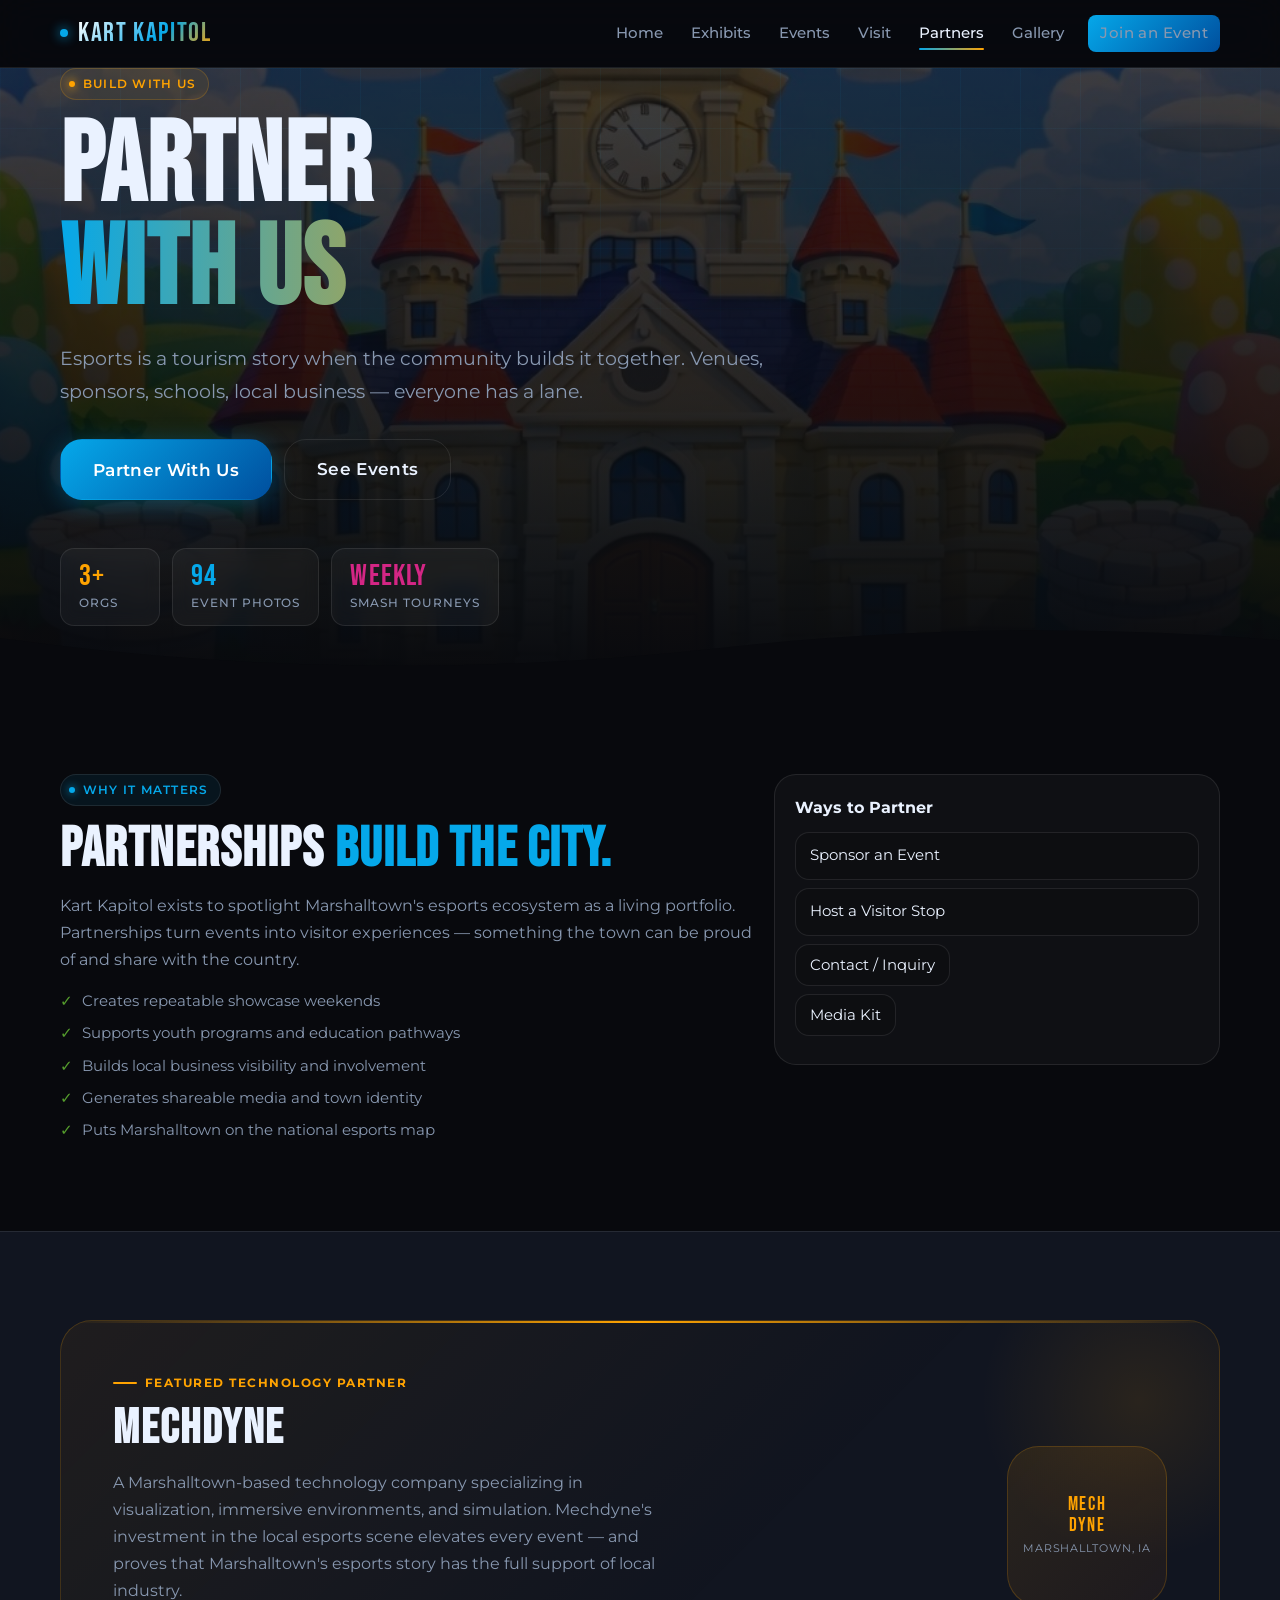
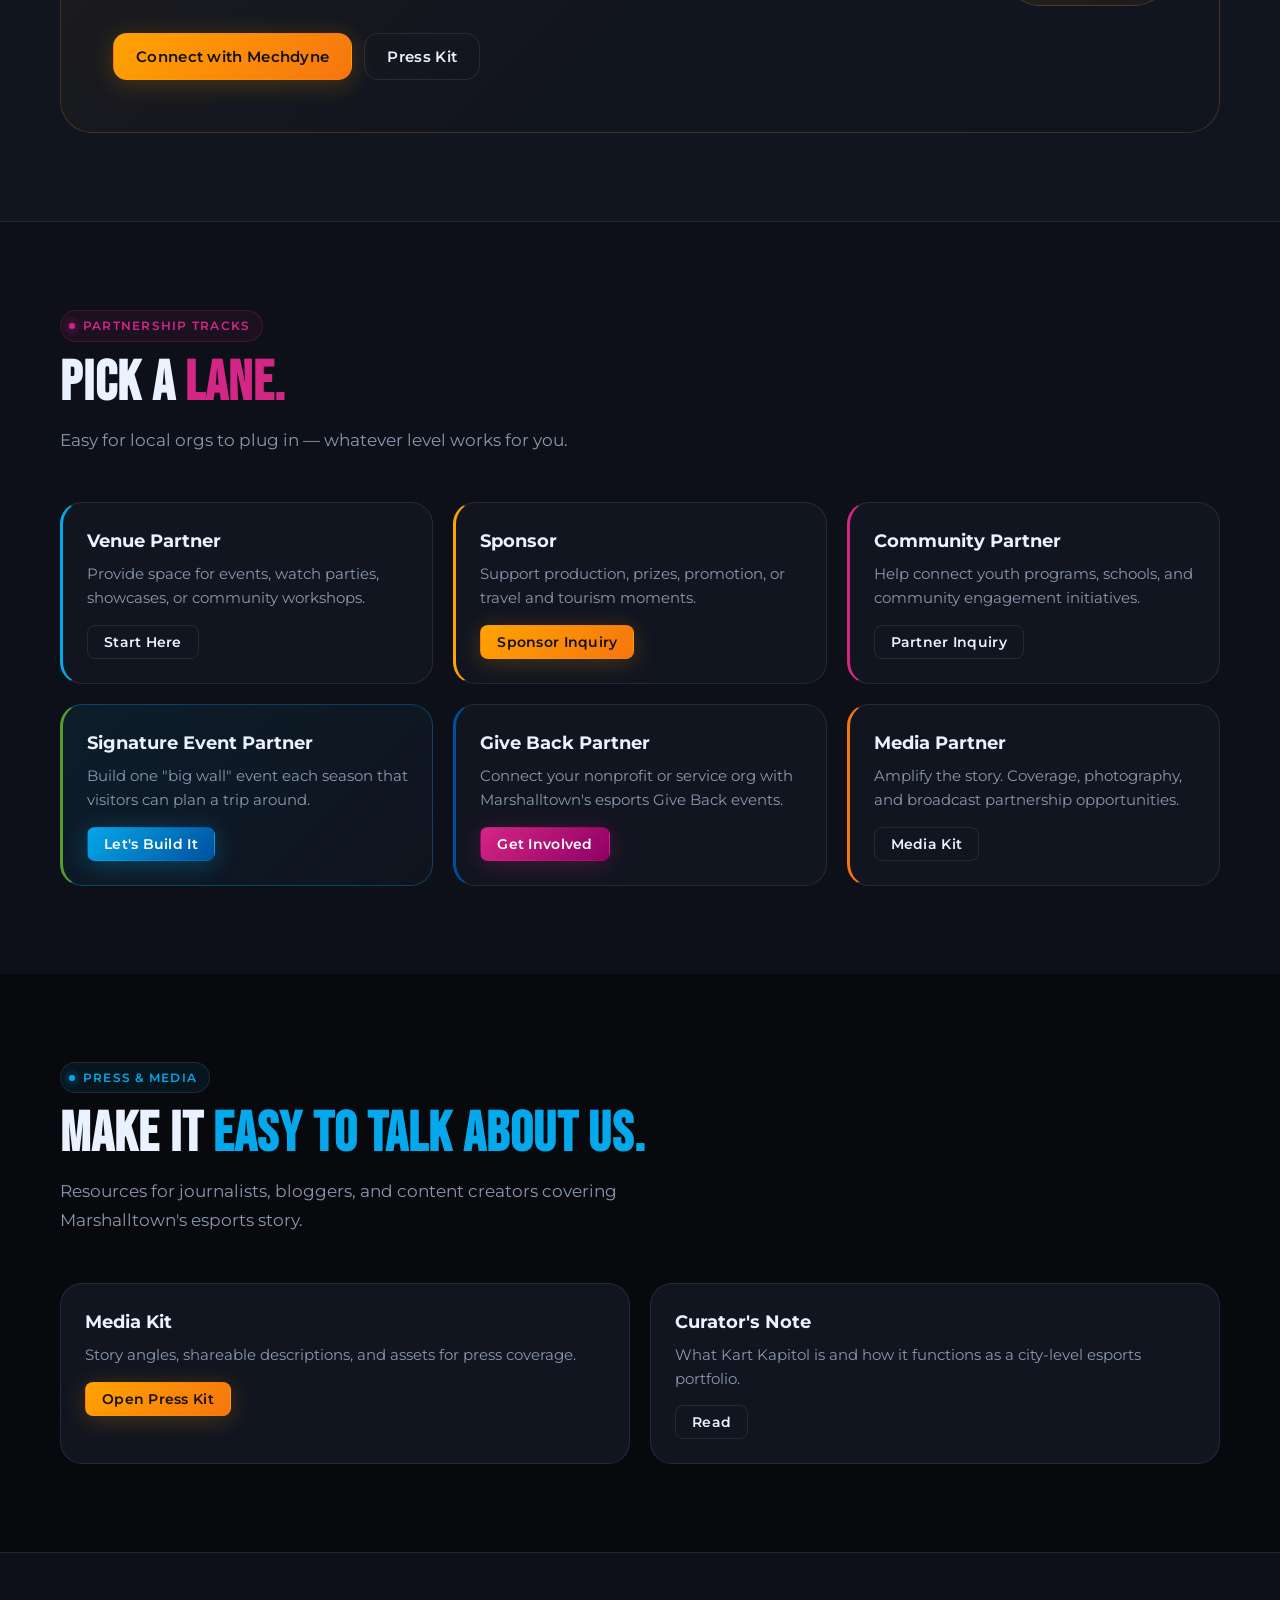
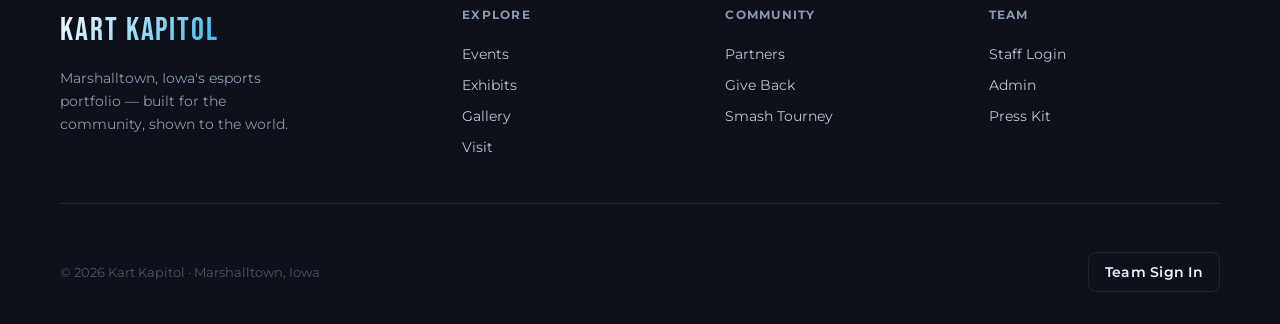
<file: partners.html>
<!doctype html>
<html lang="en">
<head>
  <meta charset="utf-8" />
  <meta name="viewport" content="width=device-width,initial-scale=1" />
  <title>Kart Kapitol — Partners</title>
  <link rel="icon" href="favicon.svg" type="image/svg+xml" />
  <link rel="preconnect" href="https://fonts.googleapis.com" />
  <link rel="preconnect" href="https://fonts.gstatic.com" crossorigin />
  <link rel="stylesheet" href="styles.css" />
</head>

<body data-page="partners">
  <div id="pageTransition" class="page-transition" aria-hidden="true"></div>
  <a class="skip-link" href="#main">Skip to content</a>

  <header class="site-header">
    <div class="container header-inner">
      <a href="index.html" class="brand" aria-label="Kart Kapitol home">
        <div class="brand-dot" aria-hidden="true"></div>
        <span class="brand-wordmark">Kart Kapitol</span>
      </a>
      <nav class="nav" aria-label="Primary">
        <a href="index.html">Home</a>
        <a href="exhibits.html">Exhibits</a>
        <a href="events.html">Events</a>
        <a href="visit.html">Visit</a>
        <a href="partners.html" class="is-active">Partners</a>
        <a href="gallery.html">Gallery</a>
        <a href="events.html" class="nav-cta">Join an Event</a>
      </nav>
      <button class="nav-toggle" aria-label="Open menu" aria-controls="mobileNav" aria-expanded="false">
        <span class="burger" aria-hidden="true"></span>
        <span class="sr-only">Menu</span>
      </button>
    </div>
    <div id="mobileNav" class="mobile-nav" hidden>
      <div class="container mobile-nav-inner">
        <a href="index.html" class="mobile-link">Home</a>
        <a href="exhibits.html" class="mobile-link">Exhibits</a>
        <a href="events.html" class="mobile-link">Events</a>
        <a href="visit.html" class="mobile-link">Visit</a>
        <a href="partners.html" class="mobile-link is-active">Partners</a>
        <a href="gallery.html" class="mobile-link">Gallery</a>
      </div>
    </div>
  </header>

  <main id="main">
    <!-- Hero -->
    <section class="hero" style="min-height:55vh;padding-bottom:60px;">
      <div class="grid-bg" aria-hidden="true"></div>
      <div class="hero-media" aria-hidden="true">
        <img src="assets/kapitol.jpeg" alt="" />
      </div>
      <div class="kart-streak" aria-hidden="true"></div>
      <div class="container hero-content">
        <div class="eyebrow gold"><span class="eyebrow-dot" aria-hidden="true"></span>Build With Us</div>
        <h1 class="hero-title" style="font-size:clamp(3rem,9vw,7rem);" id="page-title">
          <span class="line-1">PARTNER</span>
          <span class="line-2">WITH US</span>
        </h1>
        <p class="hero-lead" id="page-lead">
          Esports is a tourism story when the community builds it together. Venues, sponsors, schools, local business — everyone has a lane.
        </p>
        <div class="hero-actions">
          <button class="btn primary lg" data-open-modal="contact">Partner With Us</button>
          <a class="btn ghost lg" href="events.html">See Events</a>
        </div>
        <div class="hero-stats">
          <div class="stat-badge"><span class="stat-num" style="color:var(--gold);">Impact</span><span class="stat-label">Community</span></div>
          <div class="stat-badge"><span class="stat-num" style="color:var(--sky);">Growth</span><span class="stat-label">Tourism</span></div>
          <div class="stat-badge"><span class="stat-num" style="color:var(--pink);">Support</span><span class="stat-label">Events</span></div>
        </div>
      </div>
      <svg class="hero-cut" viewBox="0 0 1440 80" preserveAspectRatio="none" aria-hidden="true">
        <path d="M0,80 L0,30 Q360,80 720,40 Q1080,0 1440,50 L1440,80 Z"/>
      </svg>
    </section>

    <!-- Why Partners Matter -->
    <section class="section" aria-labelledby="why-heading">
      <div class="container split">
        <div class="reveal">
          <div class="eyebrow"><span class="eyebrow-dot" aria-hidden="true"></span>Why It Matters</div>
          <h2 class="section-title" id="why-heading">Partnerships <span class="accent-sky">build the city.</span></h2>
          <p style="color:var(--muted);line-height:1.7;margin-bottom:16px;">
            Kart Kapitol exists to spotlight Marshalltown's esports ecosystem as a living portfolio. Partnerships turn events into visitor experiences — something the town can be proud of and share with the country.
          </p>
          <ul class="checklist">
            <li>Creates repeatable showcase weekends</li>
            <li>Supports youth programs and education pathways</li>
            <li>Builds local business visibility and involvement</li>
            <li>Generates shareable media and town identity</li>
            <li>Puts Marshalltown on the national esports map</li>
          </ul>
        </div>
        <div class="panel reveal reveal-delay-2">
          <h3>Ways to Partner</h3>
          <a class="panel-link" href="events.html">Sponsor an Event</a>
          <a class="panel-link" href="visit.html">Host a Visitor Stop</a>
          <button class="panel-link btn-inline" data-open-modal="contact">Contact / Inquiry</button>
          <button class="panel-link btn-inline" data-open-modal="press">Media Kit</button>
        </div>
      </div>
    </section>

    <!-- Mechdyne Feature -->
    <section class="section surface" aria-labelledby="mechdyne-heading">
      <div class="container">
        <div class="mechdyne-block reveal">
          <div>
            <div class="mechdyne-eyebrow">Featured Technology Partner</div>
            <h2 class="mechdyne-title" id="mechdyne-heading">Mechdyne</h2>
            <p class="mechdyne-desc">
              A Marshalltown-based technology company specializing in visualization, immersive environments, and simulation. Mechdyne's investment in the local esports scene elevates every event — and proves that Marshalltown's esports story has the full support of local industry.
            </p>
            <div style="display:flex;gap:12px;flex-wrap:wrap;">
              <button class="btn secondary" data-open-modal="contact">Connect with Mechdyne</button>
              <button class="btn ghost" data-open-modal="press">Press Kit</button>
            </div>
          </div>
          <div class="mechdyne-badge" aria-hidden="true">
            <span class="badge-text">MECH<br>DYNE</span>
            <span class="badge-sub">Marshalltown, IA</span>
          </div>
        </div>
      </div>
    </section>

    <!-- Partnership Tracks -->
    <section class="section dark" aria-labelledby="tracks-heading">
      <div class="container">
        <div class="section-head reveal">
          <div class="eyebrow pink"><span class="eyebrow-dot" aria-hidden="true"></span>Partnership Tracks</div>
          <h2 class="section-title" id="tracks-heading">Pick a <span class="accent-pink">lane.</span></h2>
          <p class="section-sub">Easy for local orgs to plug in — whatever level works for you.</p>
        </div>
        <div class="grid cards">
          <article class="card reveal reveal-delay-1">
            <h3>Venue Partner</h3>
            <p>Provide space for events, watch parties, showcases, or community workshops.</p>
            <button class="btn ghost sm" data-open-modal="contact">Start Here</button>
          </article>
          <article class="card reveal reveal-delay-2">
            <h3>Sponsor</h3>
            <p>Support production, prizes, promotion, or travel and tourism moments.</p>
            <button class="btn secondary sm" data-open-modal="contact">Sponsor Inquiry</button>
          </article>
          <article class="card reveal reveal-delay-3">
            <h3>Community Partner</h3>
            <p>Help connect youth programs, schools, and community engagement initiatives.</p>
            <button class="btn ghost sm" data-open-modal="contact">Partner Inquiry</button>
          </article>
          <article class="card accent reveal reveal-delay-1">
            <h3>Signature Event Partner</h3>
            <p>Build one "big wall" event each season that visitors can plan a trip around.</p>
            <button class="btn primary sm" data-open-modal="contact">Let's Build It</button>
          </article>
          <article class="card reveal reveal-delay-2">
            <h3>Give Back Partner</h3>
            <p>Connect your nonprofit or service org with Marshalltown's esports Give Back events.</p>
            <button class="btn pink sm" data-open-modal="contact">Get Involved</button>
          </article>
          <article class="card reveal reveal-delay-3">
            <h3>Media Partner</h3>
            <p>Amplify the story. Coverage, photography, and broadcast partnership opportunities.</p>
            <button class="btn ghost sm" data-open-modal="press">Media Kit</button>
          </article>
        </div>
      </div>
    </section>

    <!-- Press / Media -->
    <section class="section" aria-labelledby="press-heading">
      <div class="container">
        <div class="section-head reveal">
          <div class="eyebrow"><span class="eyebrow-dot" aria-hidden="true"></span>Press &amp; Media</div>
          <h2 class="section-title" id="press-heading">Make it <span class="accent-sky">easy to talk about us.</span></h2>
          <p class="section-sub">Resources for journalists, bloggers, and content creators covering Marshalltown's esports story.</p>
        </div>
        <div class="grid two">
          <div class="card reveal reveal-delay-1">
            <h3>Media Kit</h3>
            <p>Story angles, shareable descriptions, and assets for press coverage.</p>
            <button class="btn secondary sm" data-open-modal="press">Open Press Kit</button>
          </div>
          <div class="card reveal reveal-delay-2">
            <h3>Curator's Note</h3>
            <p>What Kart Kapitol is and how it functions as a city-level esports portfolio.</p>
            <button class="btn ghost sm" data-open-modal="curator">Read</button>
          </div>
        </div>
      </div>
    </section>
  </main>

  <footer class="site-footer">
    <div class="container">
      <div class="footer-top">
        <div class="footer-brand-col">
          <div class="footer-wordmark">Kart Kapitol</div>
          <p class="footer-tagline">Marshalltown, Iowa's esports portfolio — built for the community, shown to the world.</p>
        </div>
        <div class="footer-col">
          <h4>Explore</h4>
          <a href="events.html">Events</a>
          <a href="exhibits.html">Exhibits</a>
          <a href="gallery.html">Gallery</a>
          <a href="visit.html">Visit</a>
        </div>
        <div class="footer-col">
          <h4>Community</h4>
          <a href="partners.html">Partners</a>
          <a href="exhibits.html">Give Back</a>
          <a href="events.html">Smash Tourney</a>
        </div>
        <div class="footer-col">
          <h4>Team</h4>
          <a href="login.html">Staff Login</a>
          <a href="admin.html">Admin</a>
          <a href="partners.html">Press Kit</a>
        </div>
      </div>
      <div class="footer-bottom">
        <p class="footer-copy">© <span id="year"></span> Kart Kapitol · Marshalltown, Iowa</p>
        <a class="btn ghost sm" href="login.html">Team Sign In</a>
      </div>
    </div>
  </footer>

  <dialog id="modal" class="modal">
    <form method="dialog" class="modal-card">
      <div class="modal-head">
        <h3 id="modalTitle">Info</h3>
        <button class="btn ghost sm" value="cancel" aria-label="Close">✕</button>
      </div>
      <div id="modalBody" class="modal-body"></div>
      <div class="modal-actions">
        <button class="btn ghost sm" value="cancel">Close</button>
      </div>
    </form>
  </dialog>

  <script src="app.js"></script>
</body>
</html>
</file>
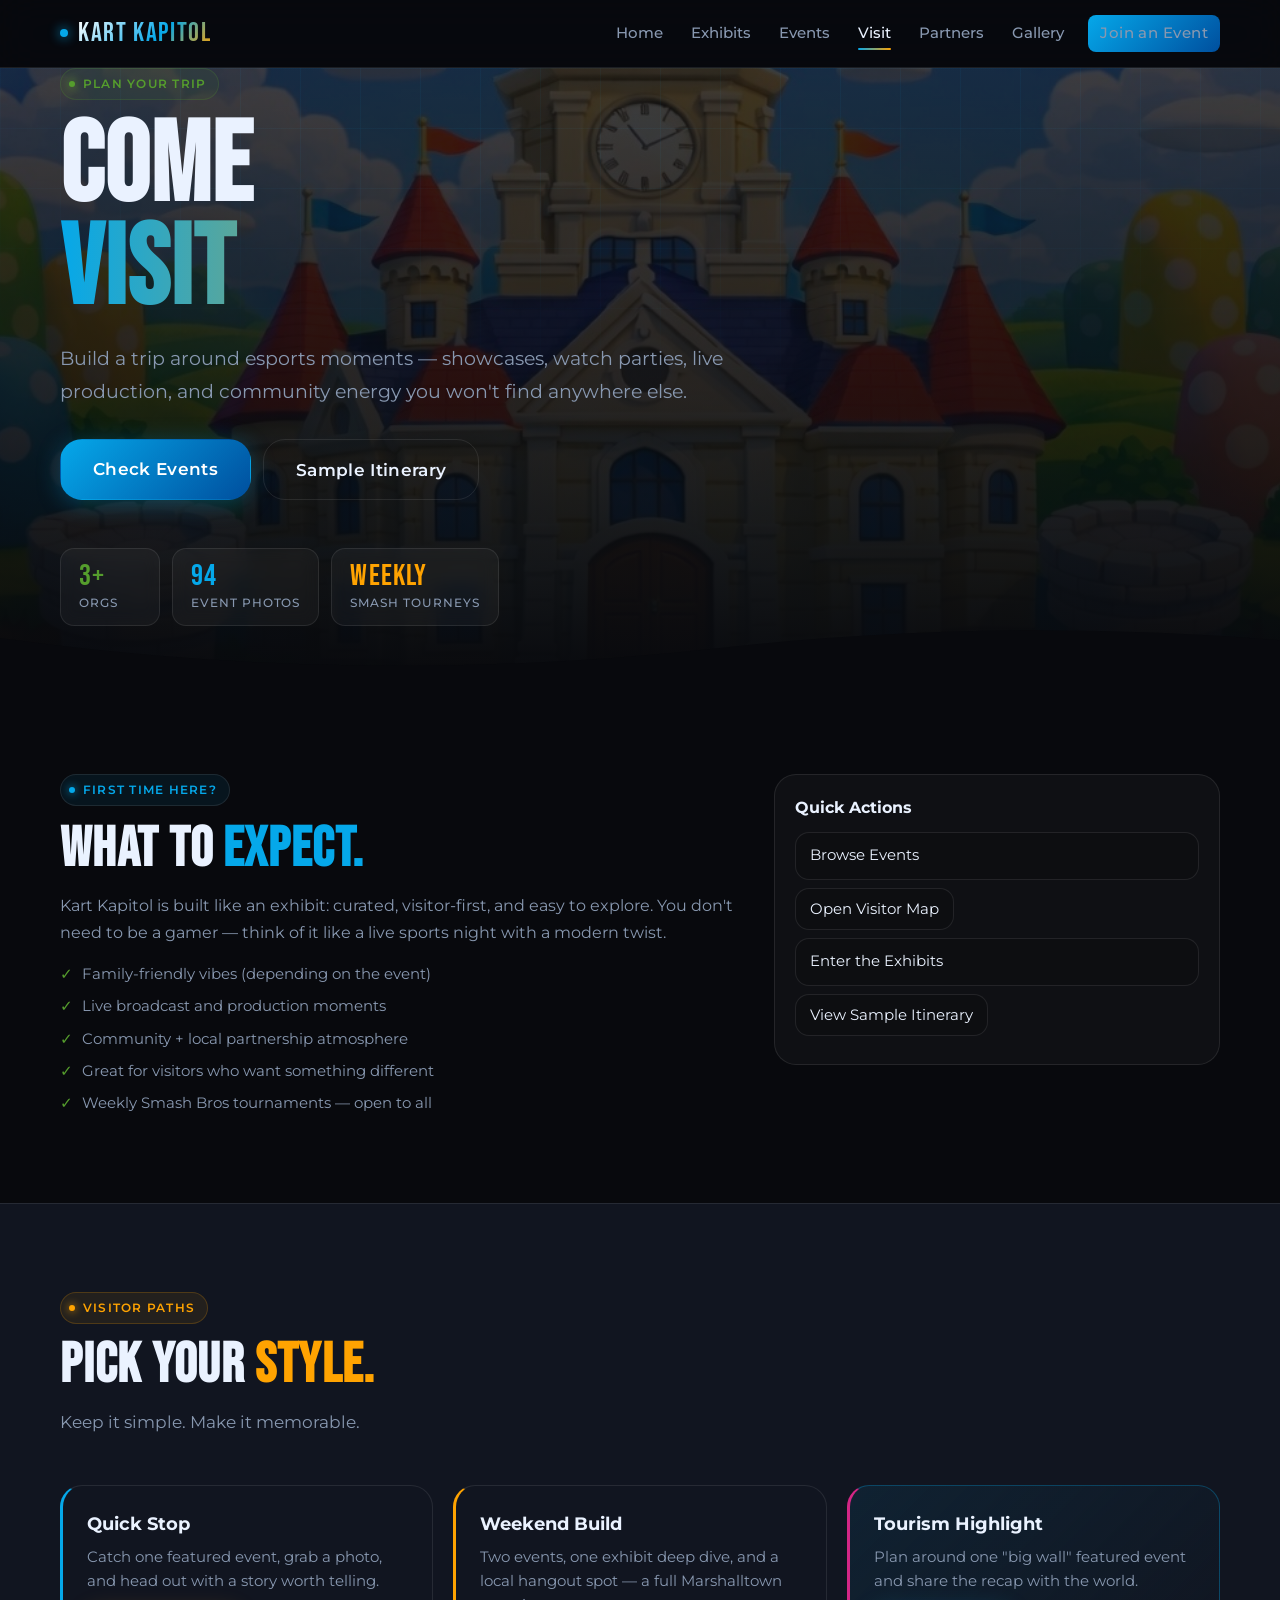
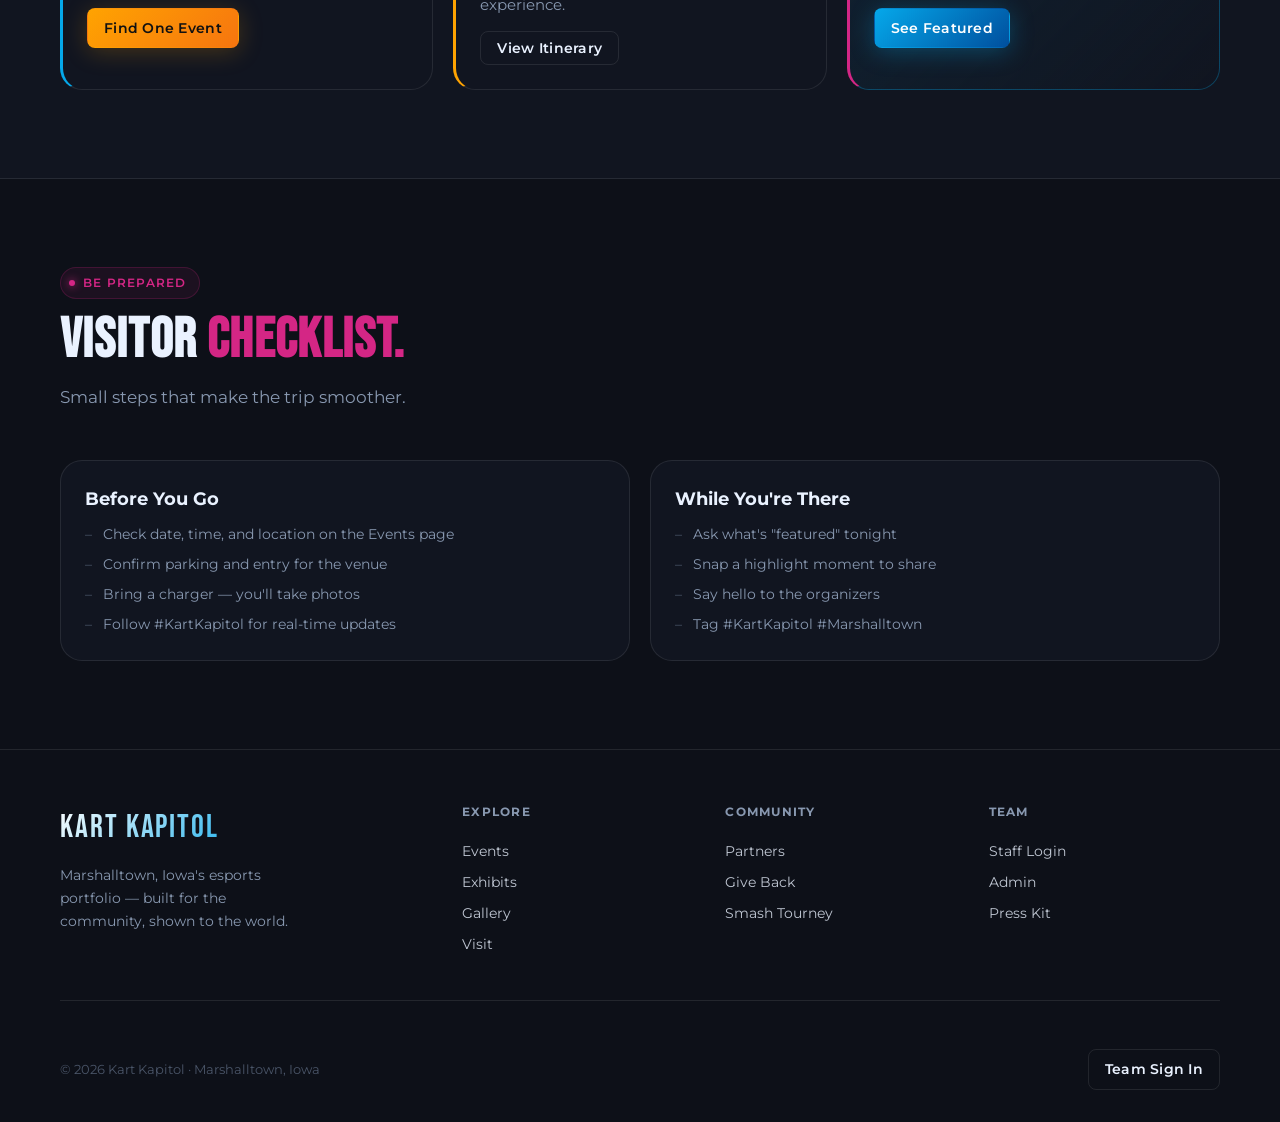
<file: visit.html>
<!doctype html>
<html lang="en">
<head>
  <meta charset="utf-8" />
  <meta name="viewport" content="width=device-width,initial-scale=1" />
  <title>Kart Kapitol — Visit</title>
  <link rel="icon" href="favicon.svg" type="image/svg+xml" />
  <link rel="preconnect" href="https://fonts.googleapis.com" />
  <link rel="preconnect" href="https://fonts.gstatic.com" crossorigin />
  <link rel="stylesheet" href="styles.css" />
</head>

<body data-page="visit">
  <div id="pageTransition" class="page-transition" aria-hidden="true"></div>
  <a class="skip-link" href="#main">Skip to content</a>

  <header class="site-header">
    <div class="container header-inner">
      <a href="index.html" class="brand" aria-label="Kart Kapitol home">
        <div class="brand-dot" aria-hidden="true"></div>
        <span class="brand-wordmark">Kart Kapitol</span>
      </a>
      <nav class="nav" aria-label="Primary">
        <a href="index.html">Home</a>
        <a href="exhibits.html">Exhibits</a>
        <a href="events.html">Events</a>
        <a href="visit.html" class="is-active">Visit</a>
        <a href="partners.html">Partners</a>
        <a href="gallery.html">Gallery</a>
        <a href="events.html" class="nav-cta">Join an Event</a>
      </nav>
      <button class="nav-toggle" aria-label="Open menu" aria-controls="mobileNav" aria-expanded="false">
        <span class="burger" aria-hidden="true"></span>
        <span class="sr-only">Menu</span>
      </button>
    </div>
    <div id="mobileNav" class="mobile-nav" hidden>
      <div class="container mobile-nav-inner">
        <a href="index.html" class="mobile-link">Home</a>
        <a href="exhibits.html" class="mobile-link">Exhibits</a>
        <a href="events.html" class="mobile-link">Events</a>
        <a href="visit.html" class="mobile-link is-active">Visit</a>
        <a href="partners.html" class="mobile-link">Partners</a>
        <a href="gallery.html" class="mobile-link">Gallery</a>
      </div>
    </div>
  </header>

  <main id="main">
    <!-- Hero -->
    <section class="hero" style="min-height:55vh;padding-bottom:60px;">
      <div class="grid-bg" aria-hidden="true"></div>
      <div class="hero-media" aria-hidden="true">
        <img src="assets/kapitol.jpeg" alt="" />
      </div>
      <div class="kart-streak" aria-hidden="true"></div>
      <div class="container hero-content">
        <div class="eyebrow lime"><span class="eyebrow-dot" aria-hidden="true"></span>Plan Your Trip</div>
        <h1 class="hero-title" style="font-size:clamp(3rem,9vw,7rem);" id="page-title">
          <span class="line-1">COME</span>
          <span class="line-2">VISIT</span>
        </h1>
        <p class="hero-lead" id="page-lead">
          Build a trip around esports moments — showcases, watch parties, live production, and community energy you won't find anywhere else.
        </p>
        <div class="hero-actions">
          <a class="btn primary lg" href="events.html">Check Events</a>
          <button class="btn ghost lg" data-open-modal="itinerary">Sample Itinerary</button>
        </div>
        <div class="hero-stats">
          <div class="stat-badge"><span class="stat-num" style="color:var(--lime);">Start</span><span class="stat-label">With Events</span></div>
          <div class="stat-badge"><span class="stat-num" style="color:var(--sky);">Explore</span><span class="stat-label">Exhibits</span></div>
          <div class="stat-badge"><span class="stat-num" style="color:var(--gold);">Share</span><span class="stat-label">Your Story</span></div>
        </div>
      </div>
      <svg class="hero-cut" viewBox="0 0 1440 80" preserveAspectRatio="none" aria-hidden="true">
        <path d="M0,80 L0,30 Q360,80 720,40 Q1080,0 1440,50 L1440,80 Z"/>
      </svg>
    </section>

    <!-- What to Expect -->
    <section class="section" aria-labelledby="expect-heading">
      <div class="container split">
        <div class="reveal">
          <div class="eyebrow"><span class="eyebrow-dot" aria-hidden="true"></span>First Time Here?</div>
          <h2 class="section-title" id="expect-heading">What to <span class="accent-sky">expect.</span></h2>
          <p style="color:var(--muted);line-height:1.7;margin-bottom:16px;">
            Kart Kapitol is built like an exhibit: curated, visitor-first, and easy to explore. You don't need to be a gamer — think of it like a live sports night with a modern twist.
          </p>
          <ul class="checklist">
            <li>Family-friendly vibes (depending on the event)</li>
            <li>Live broadcast and production moments</li>
            <li>Community + local partnership atmosphere</li>
            <li>Great for visitors who want something different</li>
            <li>Weekly Smash Bros tournaments — open to all</li>
          </ul>
        </div>
        <div class="panel reveal reveal-delay-2">
          <h3>Quick Actions</h3>
          <a class="panel-link" href="events.html">Browse Events</a>
          <button class="panel-link btn-inline" data-open-modal="map">Open Visitor Map</button>
          <a class="panel-link" href="exhibits.html">Enter the Exhibits</a>
          <button class="panel-link btn-inline" data-open-modal="itinerary">View Sample Itinerary</button>
        </div>
      </div>
    </section>

    <!-- Visitor Paths -->
    <section class="section surface" aria-labelledby="paths-heading">
      <div class="container">
        <div class="section-head reveal">
          <div class="eyebrow gold"><span class="eyebrow-dot" aria-hidden="true"></span>Visitor Paths</div>
          <h2 class="section-title" id="paths-heading">Pick your <span class="accent-gold">style.</span></h2>
          <p class="section-sub">Keep it simple. Make it memorable.</p>
        </div>
        <div class="grid cards">
          <article class="card reveal reveal-delay-1">
            <h3>Quick Stop</h3>
            <p>Catch one featured event, grab a photo, and head out with a story worth telling.</p>
            <a class="btn secondary sm" href="events.html">Find One Event</a>
          </article>
          <article class="card reveal reveal-delay-2">
            <h3>Weekend Build</h3>
            <p>Two events, one exhibit deep dive, and a local hangout spot — a full Marshalltown experience.</p>
            <button class="btn ghost sm" data-open-modal="itinerary">View Itinerary</button>
          </article>
          <article class="card accent reveal reveal-delay-3">
            <h3>Tourism Highlight</h3>
            <p>Plan around one "big wall" featured event and share the recap with the world.</p>
            <a class="btn primary sm" href="events.html">See Featured</a>
          </article>
        </div>
      </div>
    </section>

    <!-- Visitor Checklist -->
    <section class="section dark" aria-labelledby="checklist-heading">
      <div class="container">
        <div class="section-head reveal">
          <div class="eyebrow pink"><span class="eyebrow-dot" aria-hidden="true"></span>Be Prepared</div>
          <h2 class="section-title" id="checklist-heading">Visitor <span class="accent-pink">checklist.</span></h2>
          <p class="section-sub">Small steps that make the trip smoother.</p>
        </div>
        <div class="grid two">
          <div class="card reveal reveal-delay-1">
            <h3>Before You Go</h3>
            <ul class="mini-list">
              <li>Check date, time, and location on the Events page</li>
              <li>Confirm parking and entry for the venue</li>
              <li>Bring a charger — you'll take photos</li>
              <li>Follow #KartKapitol for real-time updates</li>
            </ul>
          </div>
          <div class="card reveal reveal-delay-2">
            <h3>While You're There</h3>
            <ul class="mini-list">
              <li>Ask what's "featured" tonight</li>
              <li>Snap a highlight moment to share</li>
              <li>Say hello to the organizers</li>
              <li>Tag #KartKapitol #Marshalltown</li>
            </ul>
          </div>
        </div>
      </div>
    </section>
  </main>

  <footer class="site-footer">
    <div class="container">
      <div class="footer-top">
        <div class="footer-brand-col">
          <div class="footer-wordmark">Kart Kapitol</div>
          <p class="footer-tagline">Marshalltown, Iowa's esports portfolio — built for the community, shown to the world.</p>
        </div>
        <div class="footer-col">
          <h4>Explore</h4>
          <a href="events.html">Events</a>
          <a href="exhibits.html">Exhibits</a>
          <a href="gallery.html">Gallery</a>
          <a href="visit.html">Visit</a>
        </div>
        <div class="footer-col">
          <h4>Community</h4>
          <a href="partners.html">Partners</a>
          <a href="exhibits.html">Give Back</a>
          <a href="events.html">Smash Tourney</a>
        </div>
        <div class="footer-col">
          <h4>Team</h4>
          <a href="login.html">Staff Login</a>
          <a href="admin.html">Admin</a>
          <a href="partners.html">Press Kit</a>
        </div>
      </div>
      <div class="footer-bottom">
        <p class="footer-copy">© <span id="year"></span> Kart Kapitol · Marshalltown, Iowa</p>
        <a class="btn ghost sm" href="login.html">Team Sign In</a>
      </div>
    </div>
  </footer>

  <dialog id="modal" class="modal">
    <form method="dialog" class="modal-card">
      <div class="modal-head">
        <h3 id="modalTitle">Info</h3>
        <button class="btn ghost sm" value="cancel" aria-label="Close">✕</button>
      </div>
      <div id="modalBody" class="modal-body"></div>
      <div class="modal-actions">
        <button class="btn ghost sm" value="cancel">Close</button>
      </div>
    </form>
  </dialog>

  <script src="app.js"></script>
</body>
</html>
</file>
<file: styles.css>
/* Kart Kapitol — Electric Heartland Design System v2 */

@import url('https://fonts.googleapis.com/css2?family=Bebas+Neue&family=Montserrat:ital,wght@0,400;0,500;0,600;0,700;0,800;0,900;1,400;1,600&display=swap');

/* =============================================
   TOKENS
============================================= */
:root {
  --sky:     #05A8EA;
  --gold:    #FFA301;
  --pink:    #D42685;
  --lime:    #559D2D;
  --cobalt:  #004F9E;
  --harvest: #F6750F;
  --plum:    #8E0164;

  --bg:       #08090d;
  --bg2:      #0d1018;
  --surface:  #111520;
  --surface2: #161b27;
  --border:   rgba(255,255,255,.09);
  --border-hi: rgba(5,168,234,.35);

  --text:     #eaf2ff;
  --muted:    #8898b0;
  --dim:      #4a5568;

  --font-display: 'Bebas Neue', sans-serif;
  --font-body:    'Montserrat', system-ui, sans-serif;

  --radius-sm: 8px;
  --radius:    14px;
  --radius-lg: 22px;
  --radius-xl: 32px;

  --shadow-sm: 0 2px 12px rgba(0,0,0,.4);
  --shadow:    0 8px 40px rgba(0,0,0,.55);
  --shadow-lg: 0 24px 80px rgba(0,0,0,.7);

  --glow-sky:  0 0 40px rgba(5,168,234,.25);
  --glow-gold: 0 0 40px rgba(255,163,1,.2);
  --glow-pink: 0 0 40px rgba(212,38,133,.2);

  --container: 1160px;
  --header-h:  68px;
}

/* =============================================
   RESET + BASE
============================================= */
*, *::before, *::after { box-sizing: border-box; margin: 0; padding: 0; }

html {
  scroll-behavior: smooth;
  -webkit-font-smoothing: antialiased;
}

body {
  font-family: var(--font-body);
  font-size: 1rem;
  line-height: 1.6;
  color: var(--text);
  background: var(--bg);
  overflow-x: hidden;
}

img { display: block; max-width: 100%; }
a { color: inherit; text-decoration: none; }
button { font-family: inherit; cursor: pointer; }
ul, ol { list-style: none; }

a:focus-visible,
button:focus-visible {
  outline: 2px solid var(--sky);
  outline-offset: 3px;
  border-radius: var(--radius-sm);
}

.sr-only {
  position: absolute; width: 1px; height: 1px;
  padding: 0; margin: -1px; overflow: hidden;
  clip: rect(0,0,0,0); white-space: nowrap; border: 0;
}

.skip-link {
  position: absolute; left: -999px; top: 12px;
  background: var(--gold); color: #111;
  padding: 10px 16px; border-radius: var(--radius);
  font-weight: 700; z-index: 9999;
}
.skip-link:focus { left: 12px; }

.container {
  width: min(var(--container), calc(100% - 32px));
  margin-inline: auto;
}

/* =============================================
   ANIMATED GRID BACKGROUND
============================================= */
.grid-bg {
  position: absolute;
  inset: 0;
  background-image:
    linear-gradient(rgba(5,168,234,.07) 1px, transparent 1px),
    linear-gradient(90deg, rgba(5,168,234,.07) 1px, transparent 1px);
  background-size: 60px 60px;
  mask-image: radial-gradient(ellipse 80% 60% at 50% 0%, black 40%, transparent 100%);
  pointer-events: none;
}

/* =============================================
   HEADER + NAV
============================================= */
.site-header {
  position: sticky;
  top: 0;
  z-index: 100;
  height: var(--header-h);
  display: flex;
  align-items: center;
  background: rgba(8,9,13,.85);
  backdrop-filter: blur(20px) saturate(180%);
  border-bottom: 1px solid var(--border);
}

.header-inner {
  display: flex;
  align-items: center;
  justify-content: space-between;
  gap: 24px;
}

/* Brand */
.brand {
  display: flex;
  align-items: center;
  gap: 10px;
  flex-shrink: 0;
}

.brand-wordmark {
  font-family: var(--font-display);
  font-size: 1.7rem;
  letter-spacing: .06em;
  line-height: 1;
  background: linear-gradient(135deg, #fff 0%, var(--sky) 60%, var(--gold) 100%);
  -webkit-background-clip: text;
  -webkit-text-fill-color: transparent;
  background-clip: text;
}

.brand-dot {
  width: 8px; height: 8px;
  border-radius: 50%;
  background: var(--sky);
  box-shadow: 0 0 12px var(--sky);
  flex-shrink: 0;
  animation: pulse-dot 2.4s ease-in-out infinite;
}

@keyframes pulse-dot {
  0%, 100% { opacity: 1; transform: scale(1); }
  50%       { opacity: .6; transform: scale(.8); }
}

/* Desktop nav */
.nav {
  display: flex;
  align-items: center;
  gap: 4px;
}

.nav a {
  position: relative;
  padding: 7px 12px;
  border-radius: var(--radius-sm);
  color: var(--muted);
  font-size: .92rem;
  font-weight: 500;
  transition: color .15s ease;
}

.nav a::after {
  content: "";
  position: absolute;
  bottom: 2px; left: 12px; right: 12px;
  height: 2px; border-radius: 2px;
  background: linear-gradient(90deg, var(--sky), var(--gold));
  transform: scaleX(0);
  transition: transform .2s ease;
  transform-origin: left;
}

.nav a:hover { color: var(--text); }
.nav a:hover::after,
.nav a.is-active::after { transform: scaleX(1); }
.nav a.is-active { color: var(--text); }

/* CTA in nav */
.nav-cta {
  margin-left: 8px;
  padding: 8px 18px;
  border-radius: var(--radius);
  background: linear-gradient(135deg, var(--sky), var(--cobalt));
  color: #fff;
  font-size: .9rem;
  font-weight: 700;
  letter-spacing: .03em;
  transition: transform .15s ease, box-shadow .15s ease;
}
.nav-cta:hover {
  transform: translateY(-1px);
  box-shadow: var(--glow-sky);
  color: #fff;
}

/* Mobile toggle */
.nav-toggle {
  display: none;
  width: 44px; height: 44px;
  align-items: center; justify-content: center;
  border-radius: var(--radius-sm);
  border: 1px solid var(--border);
  background: rgba(255,255,255,.05);
  color: var(--text);
}

.burger, .burger::before, .burger::after {
  display: block;
  width: 20px; height: 2px;
  border-radius: 2px;
  background: var(--text);
  transition: transform .25s ease, top .25s ease, opacity .25s ease;
}
.burger { position: relative; }
.burger::before, .burger::after {
  content: "";
  position: absolute;
  left: 0;
}
.burger::before { top: -6px; }
.burger::after  { top:  6px; }

.nav-toggle[aria-expanded="true"] .burger { background: transparent; }
.nav-toggle[aria-expanded="true"] .burger::before { top: 0; transform: rotate(45deg); }
.nav-toggle[aria-expanded="true"] .burger::after  { top: 0; transform: rotate(-45deg); }

/* Mobile nav panel */
.mobile-nav {
  background: rgba(8,9,13,.97);
  border-bottom: 1px solid var(--border);
  backdrop-filter: blur(20px);
  max-height: 0;
  overflow: hidden;
  opacity: 0;
  transition: max-height .3s ease, opacity .2s ease;
}
.mobile-nav.open { max-height: 400px; opacity: 1; }
.mobile-nav-inner { padding: 12px 0 16px; display: grid; gap: 6px; }

.mobile-link {
  display: block;
  padding: 13px 16px;
  border-radius: var(--radius);
  border: 1px solid var(--border);
  background: rgba(255,255,255,.03);
  color: var(--text);
  font-weight: 500;
  transition: border-color .15s, background .15s;
}
.mobile-link:hover,
.mobile-link.is-active {
  border-color: var(--border-hi);
  background: rgba(5,168,234,.08);
}

/* =============================================
   BUTTONS
============================================= */
.btn {
  display: inline-flex;
  align-items: center;
  justify-content: center;
  gap: 8px;
  padding: 13px 22px;
  border-radius: var(--radius);
  border: 1px solid var(--border);
  background: rgba(255,255,255,.06);
  color: var(--text);
  font-family: var(--font-body);
  font-size: .95rem;
  font-weight: 600;
  letter-spacing: .02em;
  cursor: pointer;
  transition: transform .15s ease, box-shadow .15s ease, border-color .15s ease, background .15s ease;
  white-space: nowrap;
}

.btn:hover { transform: translateY(-2px); border-color: rgba(255,255,255,.18); }

.btn.primary {
  background: linear-gradient(135deg, var(--sky) 0%, var(--cobalt) 100%);
  border-color: transparent;
  color: #fff;
  box-shadow: 0 4px 24px rgba(5,168,234,.3);
}
.btn.primary:hover { box-shadow: var(--glow-sky), 0 8px 32px rgba(5,168,234,.35); }

.btn.secondary {
  background: linear-gradient(135deg, var(--gold) 0%, var(--harvest) 100%);
  border-color: transparent;
  color: #111;
  box-shadow: 0 4px 24px rgba(255,163,1,.22);
}
.btn.secondary:hover { box-shadow: var(--glow-gold), 0 8px 32px rgba(255,163,1,.3); }

.btn.pink {
  background: linear-gradient(135deg, var(--pink) 0%, var(--plum) 100%);
  border-color: transparent;
  color: #fff;
  box-shadow: 0 4px 24px rgba(212,38,133,.25);
}
.btn.pink:hover { box-shadow: var(--glow-pink), 0 8px 32px rgba(212,38,133,.3); }

.btn.ghost {
  background: transparent;
  border-color: var(--border);
}
.btn.ghost:hover { background: rgba(255,255,255,.07); }

.btn.outline-sky {
  background: transparent;
  border-color: var(--sky);
  color: var(--sky);
}
.btn.outline-sky:hover { background: rgba(5,168,234,.1); }

.btn.sm { padding: 8px 16px; font-size: .86rem; border-radius: var(--radius-sm); }
.btn.lg { padding: 16px 32px; font-size: 1.05rem; border-radius: var(--radius-lg); }

.btn-inline {
  padding: 0; border: none; background: transparent;
  font-family: inherit; color: var(--sky); font-size: inherit;
  cursor: pointer;
}
.btn-inline:hover { color: var(--gold); }

/* =============================================
   EYEBROW / CHIP
============================================= */
.eyebrow {
  display: inline-flex;
  align-items: center;
  gap: 8px;
  padding: 5px 12px 5px 8px;
  border-radius: 999px;
  border: 1px solid var(--border);
  background: rgba(5,168,234,.08);
  color: var(--sky);
  font-size: .78rem;
  font-weight: 600;
  letter-spacing: .1em;
  text-transform: uppercase;
  margin-bottom: 16px;
}
.eyebrow-dot {
  width: 6px; height: 6px;
  border-radius: 50%;
  background: var(--sky);
  box-shadow: 0 0 8px var(--sky);
}
.eyebrow.gold  { background: rgba(255,163,1,.08);   color: var(--gold);    border-color: rgba(255,163,1,.2); }
.eyebrow.gold .eyebrow-dot { background: var(--gold); box-shadow: 0 0 8px var(--gold); }
.eyebrow.pink  { background: rgba(212,38,133,.08);  color: var(--pink);    border-color: rgba(212,38,133,.2); }
.eyebrow.pink .eyebrow-dot { background: var(--pink); box-shadow: 0 0 8px var(--pink); }
.eyebrow.lime  { background: rgba(85,157,45,.08);   color: var(--lime);    border-color: rgba(85,157,45,.2); }
.eyebrow.lime .eyebrow-dot { background: var(--lime); box-shadow: 0 0 8px var(--lime); }

/* =============================================
   HERO
============================================= */
.hero {
  position: relative;
  min-height: 100svh;
  display: flex;
  flex-direction: column;
  justify-content: flex-end;
  padding-bottom: 80px;
  overflow: hidden;
}

.hero-media {
  position: absolute;
  inset: 0;
}
.hero-media img {
  width: 100%; height: 100%;
  object-fit: cover;
  opacity: .28;
  filter: saturate(1.2);
  transform: scale(1.04);
}

/* layered overlays */
.hero::before {
  content: "";
  position: absolute; inset: 0; z-index: 1;
  background:
    linear-gradient(180deg, rgba(8,9,13,.2) 0%, rgba(8,9,13,.6) 60%, var(--bg) 100%),
    radial-gradient(ellipse 70% 50% at 50% 100%, rgba(5,168,234,.12), transparent);
}

.hero-content {
  position: relative;
  z-index: 5;
}

/* Giant display title */
.hero-title {
  font-family: var(--font-display);
  font-size: clamp(4rem, 12vw, 10rem);
  line-height: .92;
  letter-spacing: .01em;
  margin-bottom: 20px;
  position: relative;
}

.hero-title .line-1 {
  display: block;
  color: var(--text);
}
.hero-title .line-2 {
  display: block;
  background: linear-gradient(90deg, var(--sky) 0%, var(--gold) 45%, var(--pink) 100%);
  -webkit-background-clip: text;
  -webkit-text-fill-color: transparent;
  background-clip: text;
}

/* Glitch effect on hero title */
.hero-title.glitch { position: relative; }
.hero-title.glitch::before,
.hero-title.glitch::after {
  content: attr(data-text);
  position: absolute;
  inset: 0;
  font-family: var(--font-display);
  font-size: inherit;
  line-height: inherit;
  letter-spacing: inherit;
  pointer-events: none;
}
.hero-title.glitch::before {
  color: var(--sky);
  clip-path: polygon(0 30%, 100% 30%, 100% 50%, 0 50%);
  animation: glitch-top 4s steps(1) infinite;
}
.hero-title.glitch::after {
  color: var(--pink);
  clip-path: polygon(0 60%, 100% 60%, 100% 80%, 0 80%);
  animation: glitch-bot 4s steps(1) infinite;
}

@keyframes glitch-top {
  0%,87%,91%,100% { transform: translate(0); opacity: 0; }
  88%             { transform: translate(-4px, -2px); opacity: .7; }
  90%             { transform: translate(4px, 1px); opacity: .5; }
}
@keyframes glitch-bot {
  0%,87%,91%,100% { transform: translate(0); opacity: 0; }
  89%             { transform: translate(4px, 3px); opacity: .7; }
  91%             { transform: translate(-3px, -1px); opacity: .4; }
}

.hero-lead {
  color: var(--muted);
  font-size: clamp(.98rem, 1.5vw, 1.2rem);
  max-width: 56ch;
  margin-bottom: 32px;
  line-height: 1.7;
}

.hero-actions {
  display: flex;
  gap: 12px;
  flex-wrap: wrap;
  margin-bottom: 48px;
}

/* Stat badges row */
.hero-stats {
  display: flex;
  gap: 12px;
  flex-wrap: wrap;
}

.stat-badge {
  display: flex;
  flex-direction: column;
  gap: 2px;
  padding: 12px 18px;
  border-radius: var(--radius);
  border: 1px solid var(--border);
  background: rgba(255,255,255,.04);
  backdrop-filter: blur(8px);
  min-width: 100px;
}
.stat-badge .stat-num {
  font-family: var(--font-display);
  font-size: 1.9rem;
  line-height: 1;
  letter-spacing: .04em;
}
.stat-badge .stat-label {
  font-size: .74rem;
  font-weight: 500;
  letter-spacing: .08em;
  text-transform: uppercase;
  color: var(--muted);
}

.stat-badge:nth-child(1) .stat-num { color: var(--sky); }
.stat-badge:nth-child(2) .stat-num { color: var(--gold); }
.stat-badge:nth-child(3) .stat-num { color: var(--pink); }
.stat-badge:nth-child(4) .stat-num { color: var(--lime); }

/* Diagonal bottom cut */
.hero-cut {
  position: absolute;
  bottom: -2px; left: 0; right: 0;
  height: 80px;
  z-index: 6;
}
.hero-cut path { fill: var(--bg); }

/* Kart streak */
.kart-streak {
  position: absolute;
  left: -40%;
  top: 45%;
  width: 40%;
  height: 5px;
  border-radius: 999px;
  background: linear-gradient(90deg, transparent, rgba(255,163,1,.9), rgba(5,168,234,.85), transparent);
  opacity: 0;
  z-index: 4;
  pointer-events: none;
}
.kart-streak.run { animation: kkStreak 1.1s ease-out forwards; }

@keyframes kkStreak {
  0%   { transform: translateX(0); opacity: 0; }
  15%  { opacity: .85; }
  100% { transform: translateX(230%); opacity: 0; }
}

/* =============================================
   EVENT TICKER
============================================= */
.ticker-strip {
  background: var(--gold);
  color: #111;
  overflow: hidden;
  position: relative;
  z-index: 10;
  padding: 11px 0;
}

.ticker-track {
  display: flex;
  gap: 0;
  white-space: nowrap;
  animation: ticker 26s linear infinite;
}

.ticker-track:hover { animation-play-state: paused; }

@keyframes ticker { from { transform: translateX(0); } to { transform: translateX(-50%); } }

.ticker-item {
  display: inline-flex;
  align-items: center;
  gap: 10px;
  padding: 0 28px;
  font-size: .88rem;
  font-weight: 700;
  letter-spacing: .04em;
  text-transform: uppercase;
}

.ticker-sep {
  color: rgba(0,0,0,.35);
  font-weight: 900;
}

/* =============================================
   SECTIONS
============================================= */
.section {
  padding: 88px 0;
  position: relative;
}

.section.tight   { padding: 52px 0; }
.section.dark    { background: var(--bg2); }
.section.surface { background: var(--surface); border-top: 1px solid var(--border); border-bottom: 1px solid var(--border); }

.section-head { margin-bottom: 48px; }
.section-head .eyebrow { margin-bottom: 14px; }

.section-title {
  font-family: var(--font-display);
  font-size: clamp(2rem, 5vw, 3.5rem);
  line-height: 1;
  letter-spacing: .02em;
  margin-bottom: 14px;
}

.section-sub {
  color: var(--muted);
  font-size: 1.05rem;
  max-width: 58ch;
  line-height: 1.7;
}

/* Inline colored word */
.accent-sky  { color: var(--sky); }
.accent-gold { color: var(--gold); }
.accent-pink { color: var(--pink); }
.accent-lime { color: var(--lime); }

/* =============================================
   ORG CARDS (flip reveal)
============================================= */
.org-grid {
  display: grid;
  grid-template-columns: repeat(3, 1fr);
  gap: 20px;
}

.org-card {
  position: relative;
  border-radius: var(--radius-xl);
  border: 1px solid var(--border);
  background: var(--surface);
  overflow: hidden;
  cursor: default;
  transition: transform .3s ease, box-shadow .3s ease, border-color .3s ease;
  min-height: 340px;
  display: flex;
  flex-direction: column;
}

.org-card:hover {
  transform: translateY(-6px);
  box-shadow: var(--shadow-lg);
}

.org-card[data-accent="sky"]     { --card-accent: var(--sky);    --card-glow: rgba(5,168,234,.15); }
.org-card[data-accent="gold"]    { --card-accent: var(--gold);   --card-glow: rgba(255,163,1,.12); }
.org-card[data-accent="pink"]    { --card-accent: var(--pink);   --card-glow: rgba(212,38,133,.12); }
.org-card[data-accent="lime"]    { --card-accent: var(--lime);   --card-glow: rgba(85,157,45,.12); }
.org-card[data-accent="harvest"] { --card-accent: var(--harvest);--card-glow: rgba(246,117,15,.12); }

.org-card:hover { border-color: var(--card-accent); box-shadow: 0 0 0 1px var(--card-accent), 0 32px 80px var(--card-glow); }

.org-card-top {
  padding: 28px 28px 20px;
  flex: 1;
}

.org-icon {
  width: 54px; height: 54px;
  border-radius: 14px;
  display: flex; align-items: center; justify-content: center;
  font-family: var(--font-display);
  font-size: 1.5rem;
  letter-spacing: .04em;
  margin-bottom: 20px;
  border: 1px solid var(--border);
  color: var(--card-accent);
  background: linear-gradient(135deg, rgba(255,255,255,.05), transparent);
}

.org-name {
  font-family: var(--font-display);
  font-size: 1.8rem;
  letter-spacing: .04em;
  line-height: 1.05;
  color: var(--text);
  margin-bottom: 8px;
}

.org-full {
  font-size: .83rem;
  font-weight: 600;
  letter-spacing: .05em;
  text-transform: uppercase;
  color: var(--card-accent);
  margin-bottom: 14px;
}

.org-desc {
  color: var(--muted);
  font-size: .93rem;
  line-height: 1.65;
}

.org-card-bottom {
  padding: 16px 28px 24px;
  border-top: 1px solid var(--border);
  display: flex;
  align-items: center;
  justify-content: space-between;
  gap: 12px;
}

.org-tag {
  display: inline-flex;
  align-items: center;
  gap: 6px;
  padding: 5px 10px;
  border-radius: 999px;
  font-size: .75rem;
  font-weight: 600;
  letter-spacing: .07em;
  text-transform: uppercase;
  border: 1px solid var(--border);
  background: rgba(255,255,255,.04);
  color: var(--muted);
}
.org-tag .tag-dot {
  width: 5px; height: 5px;
  border-radius: 50%;
  background: var(--card-accent);
  box-shadow: 0 0 6px var(--card-accent);
}

/* =============================================
   EVENTS SECTION
============================================= */
.events-split {
  display: grid;
  grid-template-columns: 1.1fr .9fr;
  gap: 24px;
  align-items: start;
}

.events-stack { display: flex; flex-direction: column; gap: 12px; }

.event-row {
  display: flex;
  align-items: center;
  gap: 16px;
  padding: 16px 20px;
  border-radius: var(--radius-lg);
  border: 1px solid var(--border);
  background: var(--surface);
  transition: border-color .2s ease, transform .2s ease;
}
.event-row:hover { border-color: var(--border-hi); transform: translateX(4px); }

.event-num {
  font-family: var(--font-display);
  font-size: 2rem;
  line-height: 1;
  color: var(--dim);
  min-width: 36px;
  flex-shrink: 0;
}

.event-info { flex: 1; min-width: 0; }
.event-name {
  font-size: 1rem;
  font-weight: 700;
  color: var(--text);
  white-space: nowrap;
  overflow: hidden;
  text-overflow: ellipsis;
}
.event-meta { font-size: .82rem; color: var(--muted); margin-top: 2px; }

.event-badge {
  flex-shrink: 0;
  padding: 4px 10px;
  border-radius: 999px;
  font-size: .72rem;
  font-weight: 700;
  letter-spacing: .07em;
  text-transform: uppercase;
}
.event-badge.upcoming { background: rgba(5,168,234,.15); color: var(--sky); border: 1px solid rgba(5,168,234,.25); }
.event-badge.weekly   { background: rgba(255,163,1,.15);  color: var(--gold); border: 1px solid rgba(255,163,1,.25); }
.event-badge.featured { background: rgba(212,38,133,.15); color: var(--pink); border: 1px solid rgba(212,38,133,.25); }
.event-badge.past     { background: rgba(255,255,255,.06); color: var(--muted); border: 1px solid var(--border); }

/* Featured event card (large) */
.event-feature-card {
  position: relative;
  border-radius: var(--radius-xl);
  border: 1px solid rgba(5,168,234,.25);
  background: linear-gradient(135deg, rgba(5,168,234,.08), rgba(0,79,158,.12));
  padding: 32px;
  overflow: hidden;
}
.event-feature-card::before {
  content: "";
  position: absolute;
  top: -40px; right: -40px;
  width: 200px; height: 200px;
  border-radius: 50%;
  background: radial-gradient(circle, rgba(5,168,234,.15) 0%, transparent 70%);
  pointer-events: none;
}

.event-feature-label {
  font-size: .75rem;
  font-weight: 700;
  letter-spacing: .1em;
  text-transform: uppercase;
  color: var(--sky);
  margin-bottom: 10px;
}

.event-feature-title {
  font-family: var(--font-display);
  font-size: 2rem;
  letter-spacing: .04em;
  line-height: 1.05;
  margin-bottom: 10px;
}

.event-feature-sub {
  color: var(--muted);
  font-size: .9rem;
  line-height: 1.6;
  margin-bottom: 20px;
}

/* =============================================
   GIVE BACK SECTION
============================================= */
.giveback-grid {
  display: grid;
  grid-template-columns: 1fr 1fr;
  gap: 20px;
}

.giveback-stat {
  padding: 32px;
  border-radius: var(--radius-xl);
  border: 1px solid var(--border);
  background: var(--surface);
  position: relative;
  overflow: hidden;
}
.giveback-stat::after {
  content: "";
  position: absolute;
  bottom: 0; right: 0;
  width: 120px; height: 120px;
  border-radius: 50%;
  background: radial-gradient(circle, var(--card-accent, var(--sky)) 0%, transparent 70%);
  opacity: .12;
  pointer-events: none;
}

.giveback-stat[data-accent="gold"]    { --card-accent: var(--gold); }
.giveback-stat[data-accent="pink"]    { --card-accent: var(--pink); }
.giveback-stat[data-accent="lime"]    { --card-accent: var(--lime); }
.giveback-stat[data-accent="harvest"] { --card-accent: var(--harvest); }

.giveback-big {
  font-family: var(--font-display);
  font-size: clamp(3rem, 7vw, 5rem);
  line-height: 1;
  letter-spacing: .02em;
  color: var(--card-accent, var(--sky));
  margin-bottom: 8px;
}

.giveback-label {
  font-size: 1rem;
  font-weight: 700;
  color: var(--text);
  margin-bottom: 6px;
}

.giveback-sub {
  font-size: .86rem;
  color: var(--muted);
  line-height: 1.5;
}

/* Partner logo row */
.partner-row {
  display: flex;
  flex-wrap: wrap;
  gap: 10px;
  margin-top: 32px;
}

.partner-chip {
  display: inline-flex;
  align-items: center;
  gap: 8px;
  padding: 10px 18px;
  border-radius: 999px;
  border: 1px solid var(--border);
  background: var(--surface);
  font-size: .88rem;
  font-weight: 600;
  color: var(--text);
  transition: border-color .2s, background .2s;
}
.partner-chip:hover { border-color: var(--border-hi); background: rgba(5,168,234,.07); }
.partner-chip .chip-icon {
  width: 22px; height: 22px;
  border-radius: 6px;
  background: linear-gradient(135deg, var(--sky), var(--cobalt));
  display: flex; align-items: center; justify-content: center;
  font-size: .65rem;
  font-weight: 800;
  color: #fff;
  flex-shrink: 0;
}

/* =============================================
   MECHDYNE FEATURE
============================================= */
.mechdyne-block {
  position: relative;
  border-radius: var(--radius-xl);
  border: 1px solid rgba(255,163,1,.2);
  background: linear-gradient(135deg, rgba(255,163,1,.06) 0%, rgba(8,9,13,0) 60%);
  overflow: hidden;
  padding: 52px;
  display: grid;
  grid-template-columns: 1fr auto;
  gap: 40px;
  align-items: center;
}

.mechdyne-block::before {
  content: "";
  position: absolute;
  top: 0; left: 0; right: 0;
  height: 2px;
  background: linear-gradient(90deg, transparent, var(--gold), transparent);
}

.mechdyne-block::after {
  content: "";
  position: absolute;
  top: -80px; right: -80px;
  width: 320px; height: 320px;
  border-radius: 50%;
  background: radial-gradient(circle, rgba(255,163,1,.1) 0%, transparent 70%);
  pointer-events: none;
}

.mechdyne-eyebrow {
  font-size: .78rem;
  font-weight: 700;
  letter-spacing: .12em;
  text-transform: uppercase;
  color: var(--gold);
  margin-bottom: 12px;
  display: flex; align-items: center; gap: 8px;
}
.mechdyne-eyebrow::before {
  content: "";
  width: 24px; height: 2px;
  background: var(--gold);
  border-radius: 2px;
}

.mechdyne-title {
  font-family: var(--font-display);
  font-size: clamp(2rem, 4vw, 3rem);
  letter-spacing: .04em;
  line-height: 1;
  margin-bottom: 16px;
}

.mechdyne-desc {
  color: var(--muted);
  font-size: 1rem;
  line-height: 1.7;
  max-width: 52ch;
  margin-bottom: 28px;
}

.mechdyne-badge {
  flex-shrink: 0;
  width: 160px; height: 160px;
  border-radius: var(--radius-xl);
  border: 1px solid rgba(255,163,1,.2);
  background: linear-gradient(135deg, rgba(255,163,1,.1), rgba(246,117,15,.06));
  display: flex;
  flex-direction: column;
  align-items: center;
  justify-content: center;
  gap: 4px;
  position: relative;
  z-index: 1;
}

.mechdyne-badge .badge-text {
  font-family: var(--font-display);
  font-size: 1.2rem;
  letter-spacing: .08em;
  color: var(--gold);
  text-align: center;
  line-height: 1.1;
}
.mechdyne-badge .badge-sub {
  font-size: .7rem;
  letter-spacing: .08em;
  text-transform: uppercase;
  color: var(--muted);
  text-align: center;
}

/* =============================================
   GALLERY STRIP
============================================= */
.gallery-strip {
  display: grid;
  grid-template-columns: 1.6fr 1fr 1fr 1fr;
  gap: 14px;
}

.gallery-panel {
  position: relative;
  border-radius: var(--radius-lg);
  border: 1px solid var(--border);
  overflow: hidden;
  aspect-ratio: 4/5;
  cursor: pointer;
  background: var(--surface);
  transition: transform .25s ease, border-color .25s ease;
}

.gallery-panel.wide { aspect-ratio: 3/4; }

.gallery-panel img {
  position: absolute;
  inset: 0;
  width: 100%; height: 100%;
  object-fit: cover;
  opacity: .7;
  transition: opacity .3s ease, transform .4s ease;
}

.gallery-panel:hover img { opacity: .9; transform: scale(1.05); }
.gallery-panel:hover { transform: translateY(-4px); border-color: rgba(5,168,234,.3); }

.gallery-label {
  position: absolute;
  bottom: 0; left: 0; right: 0;
  padding: 40px 16px 16px;
  background: linear-gradient(to top, rgba(8,9,13,.9), transparent);
  z-index: 2;
  font-weight: 700;
  font-size: .88rem;
  text-shadow: 0 2px 10px rgba(0,0,0,.8);
}

/* Full photo gallery page */
.gallery-filters {
  display: flex;
  gap: 8px;
  flex-wrap: wrap;
  margin-bottom: 28px;
}

.filter-btn {
  display: inline-flex;
  align-items: center;
  gap: 7px;
  padding: 8px 16px;
  border-radius: 999px;
  border: 1px solid var(--border);
  background: rgba(255,255,255,.04);
  color: var(--muted);
  cursor: pointer;
  font-size: .88rem;
  font-weight: 500;
  font-family: var(--font-body);
  transition: background .15s, border-color .15s, color .15s;
}
.filter-btn.active, .filter-btn:hover {
  background: rgba(5,168,234,.12);
  border-color: rgba(5,168,234,.35);
  color: var(--text);
}

.filter-count {
  padding: 1px 7px;
  border-radius: 999px;
  font-size: .72rem;
  background: rgba(255,255,255,.07);
  color: var(--muted);
}
.filter-btn.active .filter-count {
  background: rgba(5,168,234,.2);
  color: var(--sky);
}

.photo-grid {
  display: grid;
  grid-template-columns: repeat(4, 1fr);
  gap: 12px;
}

.photo-tile {
  position: relative;
  border-radius: var(--radius);
  overflow: hidden;
  aspect-ratio: 3/2;
  cursor: pointer;
  border: 1px solid var(--border);
  background: var(--surface);
  transition: transform .2s ease, border-color .2s ease;
}
.photo-tile img {
  width: 100%; height: 100%;
  object-fit: cover;
  display: block;
  transition: transform .3s ease;
}
.photo-tile:hover { transform: translateY(-2px); border-color: rgba(5,168,234,.32); }
.photo-tile:hover img { transform: scale(1.04); }

/* State Showdown preview strip */
.showdown-preview {
  display: grid;
  grid-template-columns: repeat(4, 1fr);
  gap: 10px;
  margin-bottom: 20px;
}
.showdown-preview-img {
  aspect-ratio: 3/2;
  border-radius: var(--radius);
  overflow: hidden;
  border: 1px solid var(--border);
}
.showdown-preview-img img {
  width: 100%; height: 100%;
  object-fit: cover;
  display: block;
  transition: transform .3s ease;
}
.showdown-preview-img:hover img { transform: scale(1.04); }

/* =============================================
   CARDS (generic)
============================================= */
.card {
  position: relative;
  overflow: hidden;
  background: var(--surface);
  border: 1px solid var(--border);
  border-radius: var(--radius-lg);
  padding: 24px;
  transition: transform .2s ease, border-color .2s ease;
}
.card:hover { transform: translateY(-3px); border-color: rgba(5,168,234,.25); }

.card.accent {
  border-color: rgba(5,168,234,.3);
  background: linear-gradient(135deg, rgba(5,168,234,.09), rgba(17,21,32,.8));
}

/* Grid layouts */
.grid { display: grid; gap: 20px; }
.grid.cols-3 { grid-template-columns: repeat(3, 1fr); }
.grid.cols-2 { grid-template-columns: repeat(2, 1fr); }
.grid.cards { grid-template-columns: repeat(3, 1fr); }
.grid.two   { grid-template-columns: repeat(2, 1fr); }

/* Accent borders cycling */
.grid.cards .card:nth-child(6n+1) { border-left: 3px solid var(--sky); }
.grid.cards .card:nth-child(6n+2) { border-left: 3px solid var(--gold); }
.grid.cards .card:nth-child(6n+3) { border-left: 3px solid var(--pink); }
.grid.cards .card:nth-child(6n+4) { border-left: 3px solid var(--lime); }
.grid.cards .card:nth-child(6n+5) { border-left: 3px solid var(--cobalt); }
.grid.cards .card:nth-child(6n+6) { border-left: 3px solid var(--harvest); }

.card h3 { margin-bottom: 8px; font-size: 1.1rem; }
.card p   { color: var(--muted); margin-bottom: 14px; font-size: .93rem; }

/* Split layout */
.split {
  display: grid;
  grid-template-columns: 1.4fr .9fr;
  gap: 20px;
  align-items: start;
}

/* Panel */
.panel {
  background: rgba(255,255,255,.03);
  border: 1px solid var(--border);
  border-radius: var(--radius-lg);
  padding: 20px;
}
.panel h3 { margin-bottom: 12px; font-size: 1rem; font-weight: 700; }

.panel-link {
  display: block;
  padding: 11px 14px;
  margin: 8px 0;
  border-radius: var(--radius);
  border: 1px solid var(--border);
  background: rgba(0,0,0,.12);
  color: var(--text);
  font-family: var(--font-body);
  font-size: .93rem;
  cursor: pointer;
  text-align: left;
  transition: border-color .15s, background .15s;
}
.panel-link:hover { border-color: var(--border-hi); background: rgba(5,168,234,.06); }

/* Lists */
.checklist { padding-left: 0; display: grid; gap: 8px; margin-top: 14px; }
.checklist li {
  padding-left: 22px;
  position: relative;
  color: var(--muted);
  font-size: .95rem;
}
.checklist li::before {
  content: "✓";
  position: absolute;
  left: 0;
  color: var(--lime);
  font-weight: 700;
}

.mini-list { padding-left: 0; display: grid; gap: 7px; margin-top: 10px; }
.mini-list li {
  padding-left: 18px;
  position: relative;
  color: var(--muted);
  font-size: .9rem;
}
.mini-list li::before {
  content: "–";
  position: absolute;
  left: 0;
  color: var(--dim);
}

/* Event feed */
.events-head {
  display: flex;
  align-items: center;
  justify-content: space-between;
  gap: 10px;
  margin-bottom: 14px;
}
.events-list { display: grid; gap: 10px; }

.event {
  display: flex;
  align-items: flex-start;
  justify-content: space-between;
  gap: 12px;
  padding: 13px 16px;
  border-radius: var(--radius);
  border: 1px solid var(--border);
  background: rgba(0,0,0,.15);
  transition: border-color .15s;
}
.event:hover { border-color: var(--border-hi); }
.event strong { display: block; font-size: .95rem; }
.event span   { color: var(--muted); font-size: .84rem; }

.muted { color: var(--muted); }
.link  { color: var(--sky); }
.link:hover { color: var(--gold); }

/* =============================================
   SCROLL REVEAL
============================================= */
.reveal {
  opacity: 0;
  transform: translateY(28px);
  transition: opacity .55s ease, transform .55s ease;
}
.reveal.visible {
  opacity: 1;
  transform: translateY(0);
}
.reveal-delay-1 { transition-delay: .1s; }
.reveal-delay-2 { transition-delay: .2s; }
.reveal-delay-3 { transition-delay: .32s; }
.reveal-delay-4 { transition-delay: .44s; }

/* =============================================
   MCC TIMELINE
============================================= */
.mcc-timeline {
  display: grid;
  grid-template-columns: repeat(4, 1fr);
  gap: 16px;
  margin-top: 40px;
}

.mcc-year {
  background: var(--surface2);
  border-radius: var(--radius);
  border: 1px solid var(--border);
  padding: 20px;
}

.mcc-year-label {
  font-family: var(--font-display);
  font-size: 1.3rem;
  color: var(--gold);
  margin-bottom: 16px;
  padding-bottom: 12px;
  border-bottom: 1px solid rgba(255,163,1,.2);
  letter-spacing: .04em;
}

.mcc-item {
  margin-bottom: 14px;
  padding-bottom: 14px;
  border-bottom: 1px solid rgba(255,255,255,.05);
}
.mcc-item:last-child { margin-bottom: 0; padding-bottom: 0; border-bottom: none; }

.mcc-source {
  font-size: .72rem;
  font-weight: 700;
  text-transform: uppercase;
  letter-spacing: .08em;
  color: var(--sky);
  margin-bottom: 4px;
}

.mcc-headline {
  font-size: .88rem;
  color: var(--text);
  line-height: 1.45;
}

@media (max-width: 960px) { .mcc-timeline { grid-template-columns: 1fr 1fr; } }
@media (max-width: 560px) { .mcc-timeline { grid-template-columns: 1fr; } }

/* =============================================
   FOOTER
============================================= */
.site-footer {
  background: var(--bg2);
  border-top: 1px solid var(--border);
  padding: 52px 0 32px;
}

.footer-top {
  display: grid;
  grid-template-columns: 1.6fr 1fr 1fr 1fr;
  gap: 32px;
  margin-bottom: 48px;
  padding-bottom: 40px;
  border-bottom: 1px solid var(--border);
}

.footer-brand-col .footer-wordmark {
  font-family: var(--font-display);
  font-size: 2rem;
  letter-spacing: .06em;
  background: linear-gradient(135deg, #fff, var(--sky) 60%, var(--gold));
  -webkit-background-clip: text;
  -webkit-text-fill-color: transparent;
  background-clip: text;
  margin-bottom: 10px;
}

.footer-tagline {
  color: var(--muted);
  font-size: .9rem;
  line-height: 1.6;
  max-width: 28ch;
}

.footer-col h4 {
  font-size: .78rem;
  font-weight: 700;
  letter-spacing: .1em;
  text-transform: uppercase;
  color: var(--muted);
  margin-bottom: 14px;
}
.footer-col a {
  display: block;
  color: var(--text);
  font-size: .9rem;
  padding: 4px 0;
  transition: color .15s;
  opacity: .8;
}
.footer-col a:hover { color: var(--sky); opacity: 1; }

.footer-bottom {
  display: flex;
  align-items: center;
  justify-content: space-between;
  gap: 16px;
  flex-wrap: wrap;
}

.footer-copy {
  font-size: .82rem;
  color: var(--dim);
}

/* Legacy footer fallback */
.site-footer-rich { padding: 32px 0; }
.footer-stack {
  display: grid;
  grid-template-columns: 1.2fr 1fr auto;
  gap: 20px;
  align-items: center;
}
.footer-brand {
  margin-bottom: 4px;
  font-family: var(--font-display);
  font-size: 1.4rem;
  letter-spacing: .06em;
}
.footer-links { display: flex; gap: 16px; flex-wrap: wrap; }
.footer-links a { color: var(--muted); font-size: .9rem; }
.footer-links a:hover { color: var(--text); }
.footer-admin { display: flex; justify-content: flex-end; }

/* =============================================
   MODAL
============================================= */
.modal { border: none; padding: 0; background: transparent; }
.modal::backdrop { background: rgba(0,0,0,.7); backdrop-filter: blur(6px); }

.modal-card {
  width: min(720px, calc(100% - 28px));
  margin: 10vh auto;
  background: var(--surface);
  border: 1px solid var(--border);
  border-radius: var(--radius-xl);
  box-shadow: var(--shadow-lg);
  padding: 20px;
}

.modal-head {
  display: flex;
  align-items: center;
  justify-content: space-between;
  gap: 12px;
  margin-bottom: 4px;
}
.modal-head h3 { font-family: var(--font-display); font-size: 1.6rem; letter-spacing: .04em; }
.modal-body { color: var(--muted); padding: 10px 2px 12px; line-height: 1.7; }
.modal-body p { margin-bottom: 10px; }
.modal-body ul { padding-left: 18px; display: grid; gap: 6px; }
.modal-body li { color: var(--muted); }
.modal-actions { display: flex; justify-content: flex-end; padding-top: 8px; border-top: 1px solid var(--border); }

/* =============================================
   PAGE TRANSITION
============================================= */
.page-transition {
  position: fixed;
  inset: 0;
  z-index: 9999;
  pointer-events: none;
  opacity: 0;
  background:
    radial-gradient(ellipse at 20% 0%, rgba(5,168,234,.2), transparent 55%),
    radial-gradient(ellipse at 80% 0%, rgba(255,163,1,.15), transparent 50%),
    rgba(8,9,13,.85);
  backdrop-filter: blur(8px);
  transition: opacity .22s ease;
}
.page-transition.show { opacity: 1; }

/* =============================================
   LIGHTBOX
============================================= */
.lightbox {
  position: fixed; inset: 0;
  width: 100%; max-width: 100%;
  height: 100%; max-height: 100%;
  margin: 0; padding: 0;
  border: none;
  background: rgba(0,0,0,.95);
  display: none;
  align-items: center;
  justify-content: center;
}
.lightbox[open] { display: flex; }
.lightbox::backdrop { background: transparent; }

.lightbox-inner {
  width: 100%; height: 100%;
  display: flex; align-items: center; justify-content: center;
  padding: 70px 90px;
}

#lightboxImg {
  max-width: 100%; max-height: 82vh;
  border-radius: var(--radius);
  display: block;
  box-shadow: 0 24px 80px rgba(0,0,0,.6);
}

.lightbox-close {
  position: fixed; top: 18px; right: 18px;
  width: 46px; height: 46px;
  border-radius: 50%;
  border: 1px solid rgba(255,255,255,.2);
  background: rgba(0,0,0,.55);
  color: var(--text);
  font-size: 1.1rem;
  cursor: pointer;
  display: flex; align-items: center; justify-content: center;
  z-index: 10;
  transition: background .15s;
}
.lightbox-close:hover { background: rgba(255,255,255,.12); }

.lightbox-nav {
  position: fixed; top: 50%;
  transform: translateY(-50%);
  width: 50px; height: 50px;
  border-radius: 50%;
  border: 1px solid rgba(255,255,255,.2);
  background: rgba(0,0,0,.55);
  color: var(--text);
  font-size: 1.4rem;
  cursor: pointer;
  display: flex; align-items: center; justify-content: center;
  z-index: 10;
  transition: background .15s;
}
.lightbox-nav:hover { background: rgba(255,255,255,.14); }
.lightbox-prev { left: 18px; }
.lightbox-next { right: 18px; }

.lightbox-caption {
  position: fixed; bottom: 20px;
  left: 50%; transform: translateX(-50%);
  color: rgba(255,255,255,.4);
  font-size: .86rem;
  pointer-events: none;
}

/* =============================================
   BRAND INTRO ANIMATION
============================================= */
.brand-wordmark.intro { animation: wordmarkPop .5s ease both; }
@keyframes wordmarkPop {
  from { transform: translateY(8px); opacity: 0; filter: blur(3px); }
  to   { transform: translateY(0);   opacity: 1; filter: blur(0); }
}

/* =============================================
   REDUCED MOTION
============================================= */
@media (prefers-reduced-motion: reduce) {
  *, *::before, *::after { animation-duration: .01ms !important; transition-duration: .01ms !important; }
  .reveal { opacity: 1; transform: none; transition: none; }
  html { scroll-behavior: auto; }
}

/* =============================================
   RESPONSIVE
============================================= */
@media (max-width: 1024px) {
  .org-grid { grid-template-columns: 1fr 1fr; }
  .events-split { grid-template-columns: 1fr; }
  .footer-top { grid-template-columns: 1fr 1fr; }
  .mechdyne-block { grid-template-columns: 1fr; }
  .mechdyne-badge { display: none; }
  .giveback-grid { grid-template-columns: 1fr 1fr; }
}

@media (max-width: 860px) {
  .grid.cols-3, .grid.cards { grid-template-columns: repeat(2, 1fr); }
  .split { grid-template-columns: 1fr; }
  .gallery-strip { grid-template-columns: 1fr 1fr; }
  .footer-top { grid-template-columns: 1fr 1fr; }
  .footer-stack { grid-template-columns: 1fr; align-items: start; }
  .footer-admin { justify-content: flex-start; }
}

@media (max-width: 720px) {
  .nav { display: none; }
  .nav-toggle { display: inline-flex; }

  .section { padding: 60px 0; }

  .org-grid { grid-template-columns: 1fr; }
  .grid.cols-3, .grid.cards { grid-template-columns: 1fr; }
  .grid.cols-2, .grid.two, .giveback-grid { grid-template-columns: 1fr; }

  .gallery-strip { grid-template-columns: 1fr 1fr; }
  .photo-grid { grid-template-columns: repeat(2, 1fr); }
  .showdown-preview { grid-template-columns: repeat(2, 1fr); }

  .footer-top { grid-template-columns: 1fr; }

  .lightbox-inner { padding: 70px 55px; }
  .lightbox-prev { left: 8px; }
  .lightbox-next { right: 8px; }

  .hero-title { font-size: clamp(3.2rem, 13vw, 5.5rem); }
  .mechdyne-block { padding: 28px; }
}

@media (max-width: 480px) {
  .hero-stats { gap: 8px; }
  .stat-badge { padding: 10px 14px; min-width: 80px; }
  .gallery-strip { grid-template-columns: 1fr; }
}
</file>
